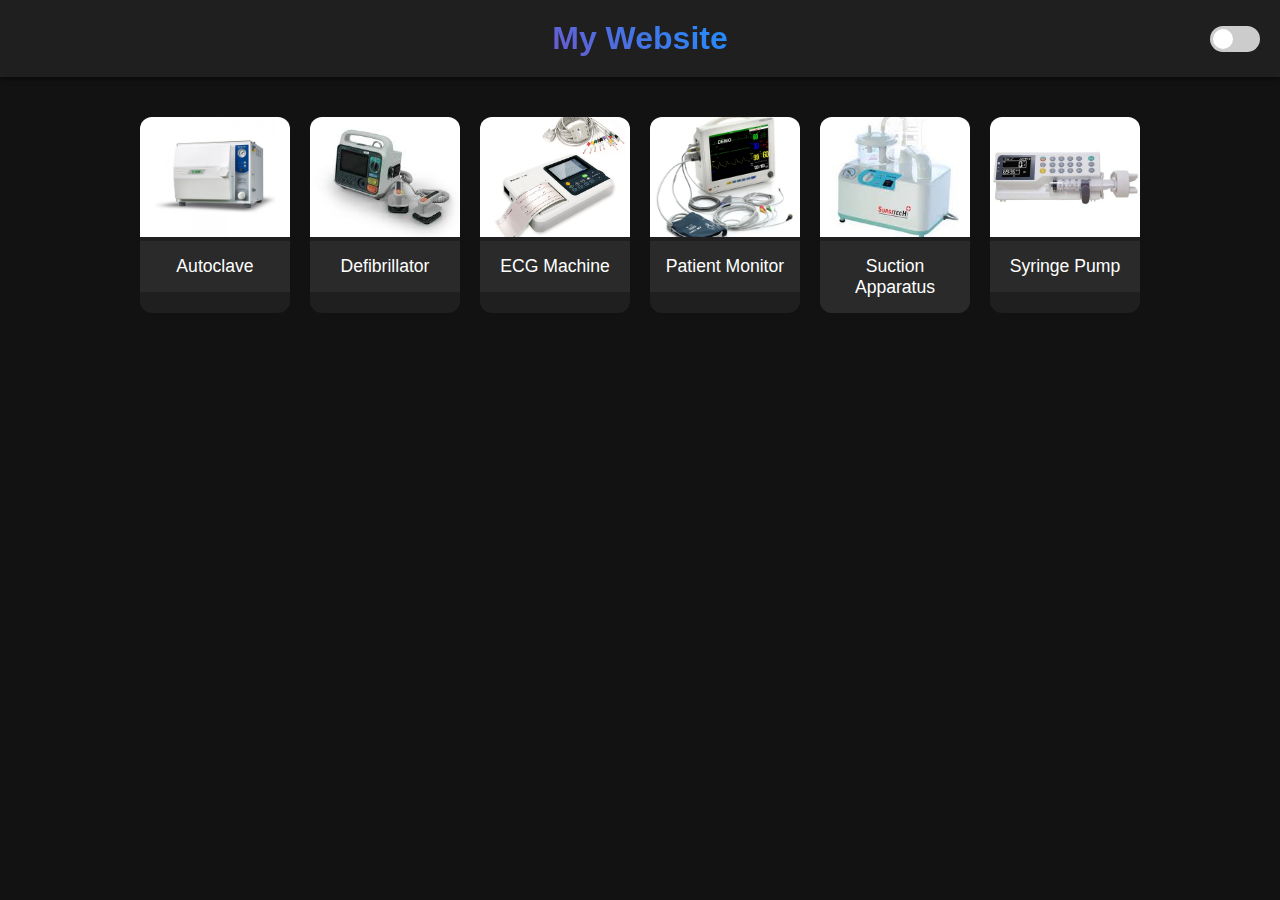
<file: index.html>
<!DOCTYPE html>
<html lang="en">
<head>
  <meta charset="UTF-8">
  <meta name="viewport" content="width=device-width, initial-scale=1.0">
  <title>Text Only</title>
  <style>
    /* Base styles (light mode by default) */
    body {
      margin: 0;
      font-family: Arial, sans-serif;
      background-color: #ffffff;
      color: #000000;
      text-align: center;
      transition: background 0.3s, color 0.3s;
    }

    header {
      padding: 20px;
      background-color: #f1f1f1;
      box-shadow: 0 2px 5px rgba(0,0,0,0.2);
      display: flex;
      justify-content: center;
      align-items: center;
      position: relative;
    }

    h1 {
      margin: 0;
      font-size: 2em;
      background: linear-gradient(45deg, #6a5acd, #1e90ff);
      -webkit-background-clip: text;
      -webkit-text-fill-color: transparent;
    }

    /* Dark mode */
    body.dark {
      background-color: #121212;
      color: #ffffff;
    }

    body.dark header {
      background-color: #1f1f1f;
      box-shadow: 0 2px 5px rgba(0,0,0,0.5);
    }

    /* Toggle switch (top-right corner) */
    .toggle-wrapper {
      position: absolute;
      right: 20px;
    }

    .switch {
      position: relative;
      display: inline-block;
      width: 50px;
      height: 26px;
    }

    .switch input {
      opacity: 0;
      width: 0;
      height: 0;
    }

    .slider {
      position: absolute;
      cursor: pointer;
      top: 0;
      left: 0;
      right: 0;
      bottom: 0;
      background-color: #ccc;
      transition: .4s;
      border-radius: 26px;
    }

    .slider:before {
      position: absolute;
      content: "";
      height: 20px;
      width: 20px;
      left: 3px;
      bottom: 3px;
      background-color: white;
      transition: .4s;
      border-radius: 50%;
    }

    input:checked + .slider {
      background: linear-gradient(45deg, #6a5acd, #1e90ff);
    }

    input:checked + .slider:before {
      transform: translateX(24px);
    }

    /* Button grid */
    .button-container {
      display: grid;
      grid-template-columns: repeat(auto-fit, minmax(150px, 1fr));
      gap: 20px;
      padding: 40px;
      max-width: 1000px;
      margin: auto;
    }

    .button-card {
      background-color: #f1f1f1;
      border-radius: 12px;
      overflow: hidden;
      transition: transform 0.2s, box-shadow 0.2s, background 0.3s;
      cursor: pointer;
      text-decoration: none;
      color: black;
    }

    .button-card:hover {
      transform: translateY(-5px);
      box-shadow: 0 5px 15px rgba(106, 90, 205, 0.6);
    }

    .button-card img {
      width: 100%;
      height: 120px;
      object-fit: cover;
    }

    .button-card p {
      padding: 15px;
      margin: 0;
      font-size: 1.1em;
      background-color: #eaeaea;
      transition: background 0.3s;
    }

    /* Dark mode for cards */
    body.dark .button-card {
      background-color: #1f1f1f;
      color: white;
    }

    body.dark .button-card p {
      background-color: #2a2a2a;
    }
  </style>
</head>
<body class="dark">
  <header>
    <h1>My Website</h1>
    <div class="toggle-wrapper">
      <label class="switch">
        <input type="checkbox" id="toggleDark">
        <span class="slider"></span>
      </label>
    </div>
  </header>

  <div class="button-container">
    <a href="autoclave.html" class="button-card">
      <img src="Autoclave.jpg" alt="Button 1">
      <p>Autoclave</p>
    </a>
    <a href="defibrillator.html" class="button-card">
      <img src="Defibrillator.jpeg" alt="Button 2">
      <p>Defibrillator</p>
    </a>
    <a href="ecg.html" class="button-card">
      <img src="ECG Machine.webp" alt="Button 3">
      <p>ECG Machine</p>
    </a>
    <a href="patient_monitor.html" class="button-card">
      <img src="Patient Monitor.webp" alt="Button 4">
      <p>Patient Monitor</p>
    </a>
    <a href="suction_apparatus.html" class="button-card">
      <img src="Suction Apparatus.jpeg" alt="Button 5">
      <p>Suction Apparatus</p>
    </a>
    <a href="syringe_pump.html" class="button-card">
      <img src="Syringe Pump.jpg" alt="Button 6">
      <p>Syringe Pump</p>
    </a>
  </div>

  <script>
    const toggle = document.getElementById("toggleDark");
    const body = document.body;

    // Load saved mode
    if (localStorage.getItem("dark-mode") === "enabled") {
      body.classList.add("dark");
      toggle.checked = true;
    }

    toggle.addEventListener("change", () => {
      body.classList.toggle("dark");

      if (body.classList.contains("dark")) {
        localStorage.setItem("dark-mode", "enabled");
      } else {
        localStorage.setItem("dark-mode", "disabled");
      }
    });
  </script>
</body>
</html>
</file>
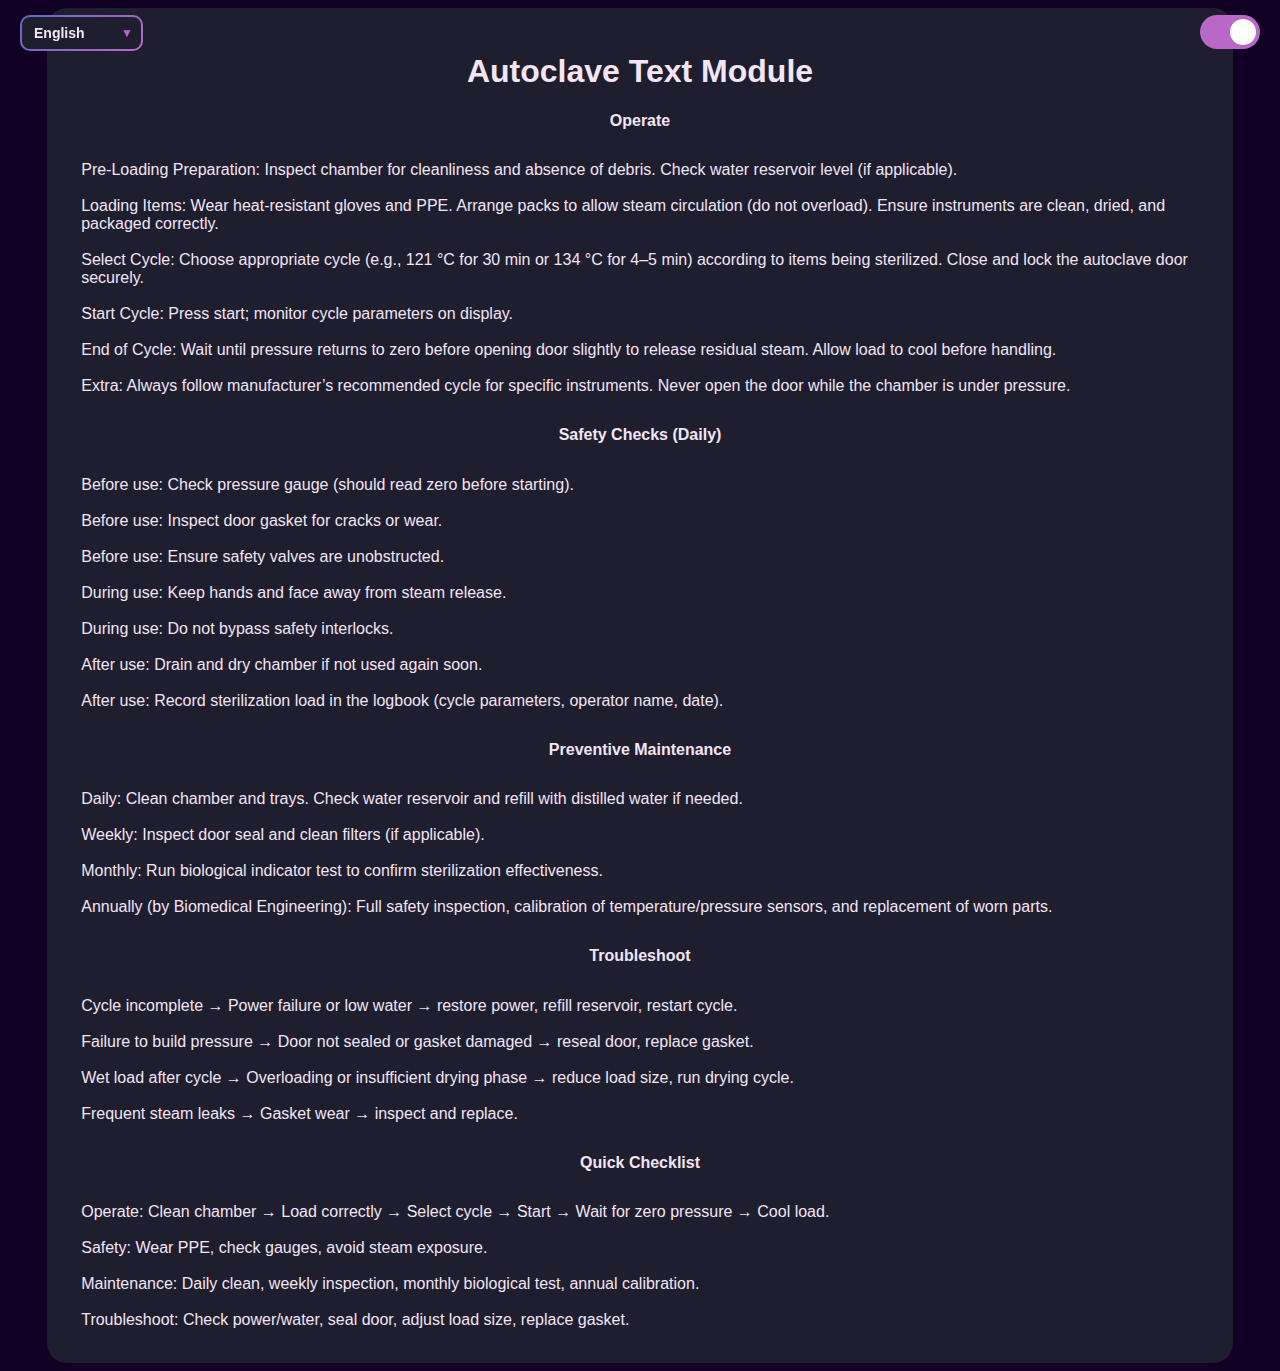
<file: autoclave.html>
<!DOCTYPE html>
<html>
  <head>
    <title>Autoclave Text Only</title>
    <meta charset="UTF-8">
    <meta name="viewport" content="width=device-width, initial-scale=1.0">
    <style>
      body {
        background-color: #f5f5ff;
        color: #1a237e;
        transition: background 0.4s, color 0.4s;
        font-family: Arial, sans-serif;
      }
      .card {
        width: 90%;
        border-radius: 20px;
        padding: 20px;
        background: #fff;
        position: relative;
        border: 4px solid transparent;
        background-clip: padding-box;
        text-align: left;
      }
      .card::before {
        content: "";
        position: absolute;
        inset: 0;
        border-radius: inherit;
        padding: 4px;
        background: linear-gradient(135deg, #42a5f5, #ab47bc);
        -webkit-mask: linear-gradient(#fff 0 0) content-box, linear-gradient(#fff 0 0);
        -webkit-mask-composite: xor;
        mask-composite: exclude;
        z-index: -1;
      }
      h1, h4 { text-align: center; }
      p { text-align: left; padding: 10px; margin: 0; }

      /* Dark mode */
      body.dark { background-color: #120024; color: #f3e5f5; }
      body.dark .card { background: #1e1e2f; color: #f3e5f5; }
      body.dark .card::before { background: linear-gradient(135deg, #5c6bc0, #ba68c8); }

      /* Dark-mode toggle */
      .switch {
        position: fixed;
        top: 15px;
        right: 20px;
        width: 60px; height: 34px;
        z-index: 1000;
      }
      .switch input { display: none; }
      .slider {
        position: absolute;
        inset: 0;
        cursor: pointer;
        background-color: #90caf9;
        transition: 0.4s;
        border-radius: 34px;
      }
      .slider:before {
        content: "";
        position: absolute;
        height: 26px; width: 26px;
        left: 4px; bottom: 4px;
        background-color: white;
        transition: 0.4s;
        border-radius: 50%;
      }
      input:checked + .slider { background-color: #ba68c8; }
      input:checked + .slider:before { transform: translateX(26px); }

      /* Language dropdown wrapper + custom arrow */
      .language-select-wrapper {
        position: fixed;
        top: 15px;
        left: 20px;
        z-index: 1000;
        display: inline-block;
      }
      .language-select-wrapper::after {
        content: "▼";
        position: absolute;
        right: 10px;               /* arrow spacing */
        top: 50%;
        transform: translateY(-50%);
        pointer-events: none;
        color: #ab47bc;
        font-size: 12px;
      }
      body.dark .language-select-wrapper::after { color: #ba68c8; }

      /* Styled language dropdown */
      .language-select {
        padding: 8px 56px 8px 12px; /* extra right padding for arrow */
        font-size: 14px;
        font-weight: 600;
        border-radius: 10px;
        border: 2px solid transparent;
        background-color: #fff;
        color: #1a237e;
        cursor: pointer;
        outline: none;
        appearance: none; /* hide native arrow */
        background-image: linear-gradient(#fff, #fff),
                          linear-gradient(135deg, #42a5f5, #ab47bc);
        background-origin: border-box;
        background-clip: padding-box, border-box;
      }
      .language-select:hover {
        background-image: linear-gradient(#f5f5ff, #f5f5ff),
                          linear-gradient(135deg, #42a5f5, #ab47bc);
      }
      body.dark .language-select {
        background-image: linear-gradient(#1e1e2f, #1e1e2f),
                          linear-gradient(135deg, #5c6bc0, #ba68c8);
        color: #f3e5f5;
      }
      body.dark .language-select:hover {
        background-image: linear-gradient(#2a2a3f, #2a2a3f),
                          linear-gradient(135deg, #5c6bc0, #ba68c8);
      }

      .lang { display: none; }
    </style>
  </head>
  <body class="dark">
    <!-- Dark mode toggle -->
    <label class="switch">
      <input type="checkbox" id="modeToggle" checked>
      <span class="slider"></span>
    </label>

    <!-- Language selector -->
    <div class="language-select-wrapper">
      <select id="languageSelect" class="language-select">
        <option value="English">English</option>
        <option value="Sinhala">Sinhala</option>
        <option value="Tamil">Tamil</option>
      </select>
    </div>

    <center>
      <div class="card">
        <h1>Autoclave Text Module</h1>

        <!-- OPERATE -->
        <h4>Operate</h4>
        <p>
          <span class="lang English">Pre-Loading Preparation: Inspect chamber for cleanliness and absence of debris. Check water reservoir level (if applicable).</span>
          <span class="lang Sinhala">Pre-Loading සූදානම: Chamber පිරිසිදුද, කඩදාසි/ සුන්බුන් වැනි අපද්‍රව්‍ය නොමැතිද පරීක්ෂා කරන්න. (අදාළ නම්) water reservoir මට්ටම බලන්න.</span>
          <span class="lang Tamil">Pre-Loading தயாரிப்பு: Chamber சுத்தமாகவும் debris இன்றி உள்ளதா பாருங்கள். (தேவையெனில்) water reservoir அளவைச் சரிபார்க்கவும்.</span><br><br>

          <span class="lang English">Loading Items: Wear heat-resistant gloves and PPE. Arrange packs to allow steam circulation (do not overload). Ensure instruments are clean, dried, and packaged correctly.</span>
          <span class="lang Sinhala">Loading: Heat-resistant gloves සහ PPE ඇඳින්න. Steam circulation උදව් වන පරිදි packs අතර ඉඩ තිබෙන ලෙස සකස් කරන්න (overload නොකරන්න). Instruments පිරිසිදු, වියළි, සහ නිවැරදිව package කර ඇති බව තහවුරු කරන්න.</span>
          <span class="lang Tamil">Loading: Heat-resistant gloves மற்றும் PPE அணியவும். Steam circulation க்கு இடமளிப்பதற்கு packs இடைவெளியுடன் அமைக்கவும் (overload செய்ய வேண்டாம்). Instruments சுத்தம், உலர்வு, சரியான packaging உறுதி செய்யவும்.</span><br><br>

          <span class="lang English">Select Cycle: Choose appropriate cycle (e.g., 121 °C for 30 min or 134 °C for 4–5 min) according to items being sterilized. Close and lock the autoclave door securely.</span>
          <span class="lang Sinhala">Cycle තේරීම: item අනුව සුදුසු cycle තෝරන්න (උදා., 121°C මිනිත්තු 30 හෝ 134°C මිනිත්තු 4–5). Autoclave door වසා securely lock කරන්න.</span>
          <span class="lang Tamil">Cycle தேர்வு: பொருட்களுக்கு ஏற்ப சரியான cycle ஐத் தேர்ந்தெடுக்கவும் (எ.கா., 121°C 30 நிமிடம் அல்லது 134°C 4–5 நிமிடம்). Autoclave door ஐ நன்றாக மூடி lock செய்யவும்.</span><br><br>

          <span class="lang English">Start Cycle: Press start; monitor cycle parameters on display.</span>
          <span class="lang Sinhala">Start Cycle: Start ඔබා display මත cycle parameters නිරීක්ෂණය කරන්න.</span>
          <span class="lang Tamil">Start Cycle: Start ஐ அழுத்தி display இல் cycle parameters ஐ கண்காணிக்கவும்.</span><br><br>

          <span class="lang English">End of Cycle: Wait until pressure returns to zero before opening door slightly to release residual steam. Allow load to cool before handling.</span>
          <span class="lang Sinhala">Cycle අවසානයේ: Pressure zero වෙලා යන තෙක් බලා සිටින්න; එවිට දොර ටිකක් විවෘත කර ඉතිරි steam නිදහස් කරන්න. Load සෑහෙන පමණ සිසිල්වූ පසු පමණක් හසුරුවන්න.</span>
          <span class="lang Tamil">Cycle முடிவில்: Pressure zero ஆகும் வரை காத்திருங்கள்; பின்னர் door ஐ சிறிது திறந்து மீதமுள்ள steam ஐ வெளியிடவும். Load குளிர்ந்த பின் மட்டுமே கையாளவும்.</span><br><br>

          <span class="lang English">Extra: Always follow manufacturer’s recommended cycle for specific instruments. Never open the door while the chamber is under pressure.</span>
          <span class="lang Sinhala">අමතර: විශේෂ උපකරණ සඳහා නිෂ්පාදකයාගේ recommended cycle අනුගමනය කරන්න. Chamber පීඩනය යටතේ සිටින විට දොර කිසිවිටෙකත් විවෘත නොකරන්න.</span>
          <span class="lang Tamil">கூடுதல்: குறிப்பிட்ட கருவிகளுக்கு உற்பத்தியாளர் பரிந்துரைக்கும் cycle ஐ எப்போதும் பின்பற்றவும். Chamber அழுத்தத்தில் இருக்கும் போது door ஐ ஒருபோதும் திறக்க வேண்டாம்.</span>
        </p>

        <!-- SAFETY CHECKS -->
        <h4>Safety Checks (Daily)</h4>
        <p>
          <span class="lang English">Before use: Check pressure gauge (should read zero before starting).</span>
          <span class="lang Sinhala">භාවිතයට පෙර: Pressure gauge පරීක්ෂා කරන්න (ආරම්භ කිරීමට පෙර zero දර්ශනය විය යුතුය).</span>
          <span class="lang Tamil">பயன்பாட்டிற்கு முன்: Pressure gauge ஐச் சரிபார்க்கவும் (தொடங்கும் முன் zero ஆக இருக்க வேண்டும்).</span><br><br>

          <span class="lang English">Before use: Inspect door gasket for cracks or wear.</span>
          <span class="lang Sinhala">භාවිතයට පෙර: Door gasket හි කැඩීම් හෝ ගෙවීම් තිබේදැයි බලන්න.</span>
          <span class="lang Tamil">பயன்பாட்டிற்கு முன்: Door gasket இல் பிளவுகள் அல்லது kulippu உள்ளதா பாருங்கள்.</span><br><br>

          <span class="lang English">Before use: Ensure safety valves are unobstructed.</span>
          <span class="lang Sinhala">භාවිතයට පෙර: Safety valves අවහිරවී නොමැති බව තහවුරු කරන්න.</span>
          <span class="lang Tamil">பயன்பாட்டிற்கு முன்: Safety valves தடையின்றி உள்ளதா உறுதி செய்யவும்.</span><br><br>

          <span class="lang English">During use: Keep hands and face away from steam release.</span>
          <span class="lang Sinhala">භාවිතයේදී: Steam release තැනට අත් සහ මුව නැගෙනව නොතබන්න.</span>
          <span class="lang Tamil">பயன்பாட்டின் போது: Steam release இடத்திலிருந்து கைகளையும் முகத்தையும் விலக்கி வைத்திருங்கள்.</span><br><br>

          <span class="lang English">During use: Do not bypass safety interlocks.</span>
          <span class="lang Sinhala">භාවිතයේදී: Safety interlocks bypass නොකරන්න.</span>
          <span class="lang Tamil">பயன்பாட்டின் போது: Safety interlocks ஐ bypass செய்ய வேண்டாம்.</span><br><br>

          <span class="lang English">After use: Drain and dry chamber if not used again soon.</span>
          <span class="lang Sinhala">භාවිතයෙන් පසු: ඉක්මනින් භාවිතා නොකලහොත් chamber හි ජලය බස යාමට සලස්වන්න, වියළි කර තබන්න.</span>
          <span class="lang Tamil">பயன்பாட்டிற்கு பின்: உடனடி பயன்பாடு இல்லையெனில் chamber ஐ drain செய்து உலர்த்தி வைக்கவும்.</span><br><br>

          <span class="lang English">After use: Record sterilization load in the logbook (cycle parameters, operator name, date).</span>
          <span class="lang Sinhala">භාවිතයෙන් පසු: Sterilization load logbook එකේ ලියා තබන්න (cycle parameters, operator name, date).</span>
          <span class="lang Tamil">பயன்பாட்டிற்கு பின்: Sterilization load ஐ logbook இல் பதிவு செய்யவும் (cycle parameters, operator name, date).</span>
        </p>

        <!-- PREVENTIVE MAINTENANCE -->
        <h4>Preventive Maintenance</h4>
        <p>
          <span class="lang English">Daily: Clean chamber and trays. Check water reservoir and refill with distilled water if needed.</span>
          <span class="lang Sinhala">දිනපතා: Chamber සහ trays පිරිසිදු කරන්න. Water reservoir පරීක්ෂා කර අවශ්‍ය නම් distilled water පුරවන්න.</span>
          <span class="lang Tamil">தினசரி: Chamber மற்றும் trays ஐ சுத்தம் செய்யவும். Water reservoir ஐச் சரிபார்த்து தேவையெனில் distilled water நிரப்பவும்.</span><br><br>

          <span class="lang English">Weekly: Inspect door seal and clean filters (if applicable).</span>
          <span class="lang Sinhala">සතිපතා: Door seal පරීක්ෂා කර filters (අදාළ නම්) පිරිසිදු කරන්න.</span>
          <span class="lang Tamil">வாராந்திரம்: Door seal ஐ பரிசோதித்து filters (தேவையெனில்) ஐ சுத்தம் செய்யவும்.</span><br><br>

          <span class="lang English">Monthly: Run biological indicator test to confirm sterilization effectiveness.</span>
          <span class="lang Sinhala">මාසිකව: Sterilization සාර්ථකත්වය තහවුරු කිරීමට biological indicator test ධාවනය කරන්න.</span>
          <span class="lang Tamil">மாதந்தோறும்: Sterilization பயன்மிக்கதைக் உறுதி செய்ய biological indicator test செய்யவும்.</span><br><br>

          <span class="lang English">Annually (by Biomedical Engineering): Full safety inspection, calibration of temperature/pressure sensors, and replacement of worn parts.</span>
          <span class="lang Sinhala">වාර්ෂිකව (Biomedical Engineering විසින්): සම්පූර්ණ safety inspection, temperature/pressure sensors calibration, හා ගෙවූ parts මාරු කිරීම සිදු කර ගන්න.</span>
          <span class="lang Tamil">ஆண்டுதோறும் (Biomedical Engineering): முழு safety inspection, temperature/pressure sensors calibration, மற்றும் kulippu ஆன parts மாற்றுதல்.</span>
        </p>

        <!-- TROUBLESHOOT -->
        <h4>Troubleshoot</h4>
        <p>
          <span class="lang English">Cycle incomplete → Power failure or low water → restore power, refill reservoir, restart cycle.</span>
          <span class="lang Sinhala">Cycle අසම්පූර්ණ → Power failure හෝ low water → power නැවත ලබා දී reservoir පුරවා cycle නැවත ආරම්භ කරන්න.</span>
          <span class="lang Tamil">Cycle முழுமையில்லை → Power failure அல்லது low water → power ஐ மீட்டெடுத்து reservoir நிரப்பி cycle ஐ மீண்டும் தொடங்கவும்.</span><br><br>

          <span class="lang English">Failure to build pressure → Door not sealed or gasket damaged → reseal door, replace gasket.</span>
          <span class="lang Sinhala">Pressure නැංවීමට අසමත් → Door හොඳින් seal නොවීම හෝ gasket කැඩී තිබීම → door නැවත seal කර gasket මාරු කරන්න.</span>
          <span class="lang Tamil">Pressure உயரவில்லை → Door seal சரியில்லை அல்லது gasket சேதமடைந்தது → door ஐ மீண்டும் seal செய்து gasket ஐ மாற்றவும்.</span><br><br>

          <span class="lang English">Wet load after cycle → Overloading or insufficient drying phase → reduce load size, run drying cycle.</span>
          <span class="lang Sinhala">Cycle නතර වීමෙන් පසු wet load → Overloading හෝ drying phase ප්‍රමාණවත් නොවීම → load අඩු කර drying cycle ධාවනය කරන්න.</span>
          <span class="lang Tamil">Cycle க்கு பின் load ஈரமாக உள்ளது → Overloading அல்லது drying phase போதாமை → load அளவை குறைத்து drying cycle ஐ இயக்கவும்.</span><br><br>

          <span class="lang English">Frequent steam leaks → Gasket wear → inspect and replace.</span>
          <span class="lang Sinhala">නිතර steam leaks → Gasket ගෙවීම් → පරීක්ෂා කර මාරු කරන්න.</span>
          <span class="lang Tamil">அடிக்கடி steam leaks → Gasket kulippu → பரிசோதித்து மாற்றவும்.</span>
        </p>

        <!-- QUICK CHECKLIST -->
        <h4>Quick Checklist</h4>
        <p>
          <span class="lang English">Operate: Clean chamber → Load correctly → Select cycle → Start → Wait for zero pressure → Cool load.</span>
          <span class="lang Sinhala">Operate: Chamber පිරිසිදු → නිවැරදිව load → Cycle තෝරන්න → Start → Pressure zero දක්වා බලා සිටින්න → Load සිසිල් කරන්න.</span>
          <span class="lang Tamil">Operate: Chamber clean → சரியாக load → Cycle தேர்வு → Start → Zero pressure வரை காத்திரு → Load குளிர்.</span><br><br>

          <span class="lang English">Safety: Wear PPE, check gauges, avoid steam exposure.</span>
          <span class="lang Sinhala">Safety: PPE ඇඳින්න, gauges පරීක්ෂා කරන්න, වාෂ්පයට නිරාවරණය වීමෙන් වලකින්න.</span>
          <span class="lang Tamil">Safety: PPE அணியவும், gauges ஐச் சரிபார்க்கவும், steam க்கு நேரடி வெளிப்பாடு தவிர்க்கவும்.</span><br><br>

          <span class="lang English">Maintenance: Daily clean, weekly inspection, monthly biological test, annual calibration.</span>
          <span class="lang Sinhala">Maintenance: දෛනික පිරිසිදු, සතිපතා පරීක්ෂාව, මාසික biological test, වාර්ෂික calibration.</span>
          <span class="lang Tamil">Maintenance: தினசரி சுத்தம், வாராந்திர பரிசோதனை, மாதாந்திர biological test, ஆண்டு calibration.</span><br><br>

          <span class="lang English">Troubleshoot: Check power/water, seal door, adjust load size, replace gasket.</span>
          <span class="lang Sinhala">Troubleshoot: Power/water පරීක්ෂා කරන්න, door seal කරන්න, load size සීරු මරු කරන්න, gasket මාරු කරන්න.</span>
          <span class="lang Tamil">Troubleshoot: Power/water ஐச் சரிபார், door ஐ seal செய், load size ஐச் சரிசெய், gasket ஐ மாற்று.</span>
        </p>
      </div>
    </center>

    <script>
      // Dark mode toggle
      const toggle = document.getElementById('modeToggle');
      toggle.addEventListener('change', () => {
        document.body.classList.toggle('dark', toggle.checked);
      });

      // Language selector
      const languageSelect = document.getElementById('languageSelect');
      const allLangs = document.querySelectorAll('.lang');
      function updateLanguage() {
        const selected = languageSelect.value;
        allLangs.forEach(el => {
          el.style.display = el.classList.contains(selected) ? 'inline' : 'none';
        });
      }
      languageSelect.addEventListener('change', updateLanguage);
      updateLanguage(); // default shows English (first option)
    </script>
  </body>
</html>
</file>
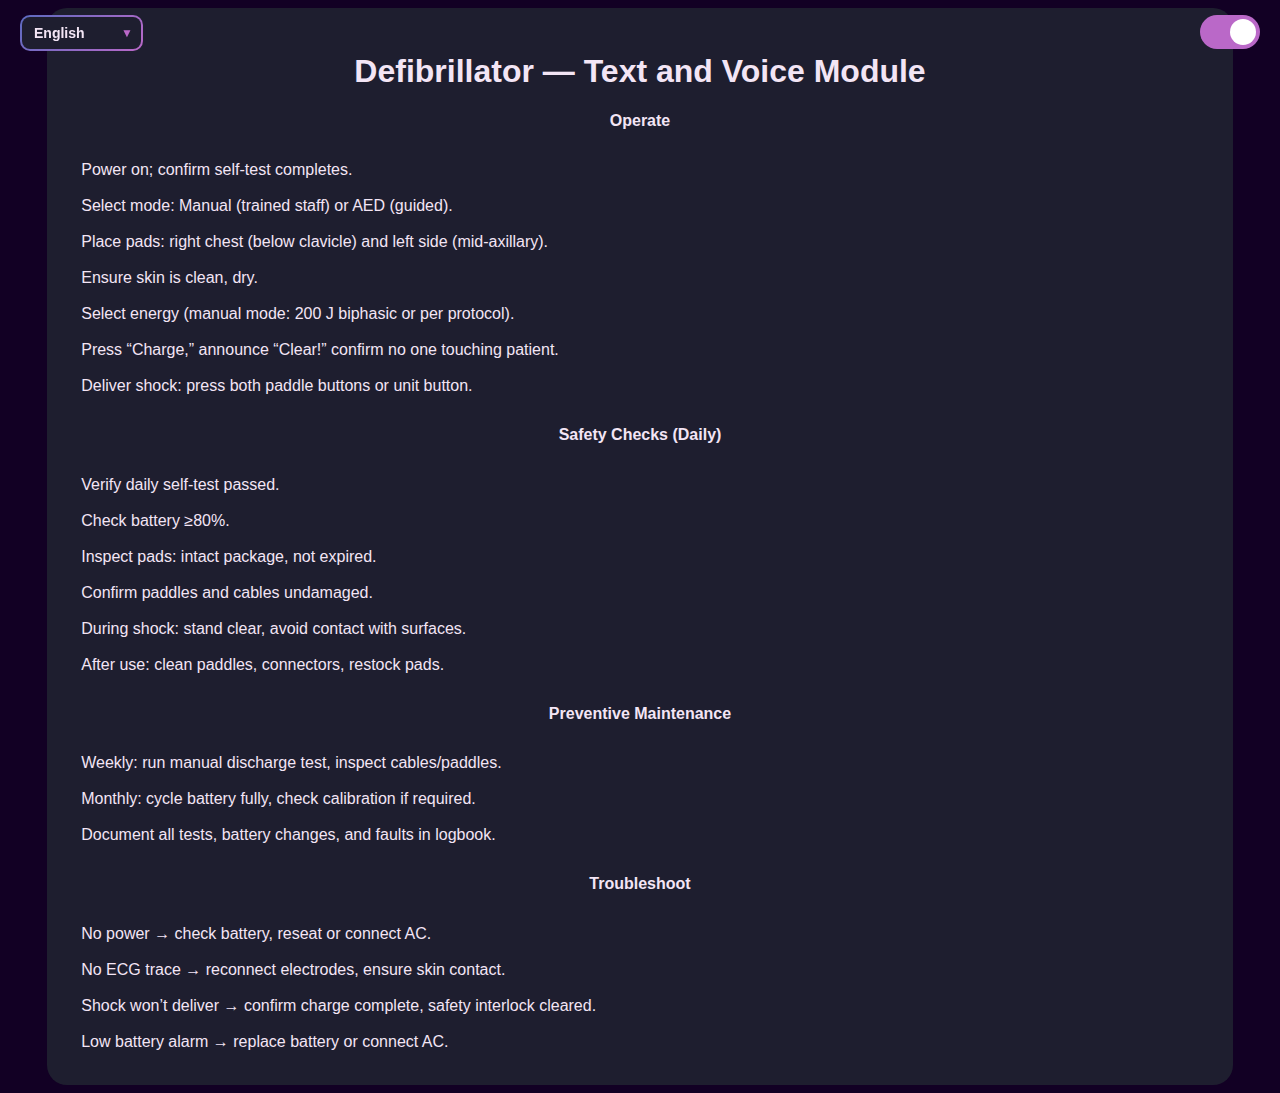
<file: defibrillator.html>
<!DOCTYPE html>
<html>
  <head>
    <title>Defibrillator Text and Voice</title>
    <meta charset="UTF-8">
    <meta name="viewport" content="width=device-width, initial-scale=1.0">
    <style>
      body {
        background-color: #f5f5ff;
        color: #1a237e;
        transition: background 0.4s, color 0.4s;
        font-family: Arial, sans-serif;
      }
      .card {
        width: 90%;
        border-radius: 20px;
        padding: 20px;
        background: #fff;
        position: relative;
        border: 4px solid transparent;
        background-clip: padding-box;
        text-align: left;
      }
      .card::before {
        content: "";
        position: absolute;
        inset: 0;
        border-radius: inherit;
        padding: 4px;
        background: linear-gradient(135deg, #42a5f5, #ab47bc);
        -webkit-mask: linear-gradient(#fff 0 0) content-box, linear-gradient(#fff 0 0);
        -webkit-mask-composite: xor;
        mask-composite: exclude;
        z-index: -1;
      }
      h1, h4 { text-align: center; }
      p { text-align: left; padding: 10px; margin: 0; }

      /* Dark mode */
      body.dark { background-color: #120024; color: #f3e5f5; }
      body.dark .card { background: #1e1e2f; color: #f3e5f5; }
      body.dark .card::before { background: linear-gradient(135deg, #5c6bc0, #ba68c8); }

      /* Dark-mode toggle */
      .switch {
        position: fixed;
        top: 15px;
        right: 20px;
        width: 60px; height: 34px;
        z-index: 1000;
      }
      .switch input { display: none; }
      .slider {
        position: absolute;
        inset: 0;
        cursor: pointer;
        background-color: #90caf9;
        transition: 0.4s;
        border-radius: 34px;
      }
      .slider:before {
        content: "";
        position: absolute;
        height: 26px; width: 26px;
        left: 4px; bottom: 4px;
        background-color: white;
        transition: 0.4s;
        border-radius: 50%;
      }
      input:checked + .slider { background-color: #ba68c8; }
      input:checked + .slider:before { transform: translateX(26px); }

      /* Language dropdown wrapper + custom arrow */
      .language-select-wrapper {
        position: fixed;
        top: 15px;
        left: 20px;
        z-index: 1000;
        display: inline-block;
      }
      .language-select-wrapper::after {
        content: "▼";
        position: absolute;
        right: 10px;
        top: 50%;
        transform: translateY(-50%);
        pointer-events: none;
        color: #ab47bc;
        font-size: 12px;
      }
      body.dark .language-select-wrapper::after { color: #ba68c8; }

      /* Styled language dropdown */
      .language-select {
        padding: 8px 56px 8px 12px;
        font-size: 14px;
        font-weight: 600;
        border-radius: 10px;
        border: 2px solid transparent;
        background-color: #fff;
        color: #1a237e;
        cursor: pointer;
        outline: none;
        appearance: none;
        background-image: linear-gradient(#fff, #fff),
                          linear-gradient(135deg, #42a5f5, #ab47bc);
        background-origin: border-box;
        background-clip: padding-box, border-box;
      }
      .language-select:hover {
        background-image: linear-gradient(#f5f5ff, #f5f5ff),
                          linear-gradient(135deg, #42a5f5, #ab47bc);
      }
      body.dark .language-select {
        background-image: linear-gradient(#1e1e2f, #1e1e2f),
                          linear-gradient(135deg, #5c6bc0, #ba68c8);
        color: #f3e5f5;
      }
      body.dark .language-select:hover {
        background-image: linear-gradient(#2a2a3f, #2a2a3f),
                          linear-gradient(135deg, #5c6bc0, #ba68c8);
      }

      .lang { display: none; }

      /* Normalize option colors (light mode) */
      .language-select option {
        background-color: #ffffff;
        color: #1a237e;
      }
      .language-select option:hover,
      .language-select option:checked {
        background-color: #e8f0ff;
        color: #1a237e;
      }
      body.dark .language-select option {
        background-color: #1e1e2f;
        color: #f3e5f5;
      }
      body.dark .language-select option:hover,
      body.dark .language-select option:checked {
        background-color: #2a2a3f;
        color: #f3e5f5;
      }
      .language-select { color-scheme: light dark; }
    </style>
  </head>
  <body class="dark">
    <!-- Dark mode toggle -->
    <label class="switch">
      <input type="checkbox" id="modeToggle" checked>
      <span class="slider"></span>
    </label>

    <!-- Language selector -->
    <div class="language-select-wrapper">
      <select id="languageSelect" class="language-select">
        <option value="English">English</option>
        <option value="Sinhala">Sinhala</option>
        <option value="Tamil">Tamil</option>
      </select>
    </div>

    <center>
      <div class="card">
        <h1>Defibrillator — Text and Voice Module</h1>
        <h4>Operate</h4>
<p>
  <span class="lang English">Power on; confirm self-test completes.</span>
<span class="lang Sinhala">Power on කරන්න; self-test සම්පූර්ණවී ඇති බව තහවුරු කරන්න.</span>
<span class="lang Tamil">Power on செய்யவும்; self-test முடிந்ததை உறுதிப்படுத்தவும்.</span><br><br>
  <span class="lang English">Select mode: Manual (trained staff) or AED (guided).</span>
<span class="lang Sinhala">Mode තෝරන්න: Manual (පුහුණු කාර්ය මණ්ඩලය සඳහා) හෝ AED (guided mode).</span>
<span class="lang Tamil">Mode தேர்வு: Manual (பயிற்சி பெற்ற ஊழியர்கள்) அல்லது AED (guided).</span><br><br>
  <span class="lang English">Place pads: right chest (below clavicle) and left side (mid-axillary).</span>
<span class="lang Sinhala">Pads තැබීම: දකුණු පපුවේ (clavicle යට) සහ වම් පැත්තේ mid-axillary line.</span>
<span class="lang Tamil">Pads வைக்கவும்: வலது மார்பு (clavicle கீழ்) மற்றும் இடது பக்கம் (mid-axillary line).</span><br><br>
  <span class="lang English">Ensure skin is clean, dry.</span>
<span class="lang Sinhala">සම පිරිසිදු සහ වියලි බව තහවුරු කරන්න.</span>
<span class="lang Tamil">சருமம் சுத்தமாகவும் வறண்டதாகவும் இருப்பதை உறுதி செய்யவும்.</span><br><br>
  <span class="lang English">Select energy (manual mode: 200 J biphasic or per protocol).</span>
<span class="lang Sinhala">Energy තෝරන්න (Manual mode: 200 J biphasic හෝ hospital protocol අනුව).</span>
<span class="lang Tamil">Energy தேர்வு: Manual mode இல் 200 J biphasic அல்லது hospital protocol படி.</span><br><br>
  <span class="lang English">Press “Charge,” announce “Clear!” confirm no one touching patient.</span>
<span class="lang Sinhala">“Charge” button ඔබන්න, “Clear!” කිසිවෙකු රෝගියා ස්පර්ශ නොකරන බව තහවුරු කරන්න.</span>
<span class="lang Tamil">“Charge” அழுத்தவும், “Clear!” என்று அறிவிக்கவும், நோயாளியை யாரும் தொடாததை உறுதி செய்யவும்.</span><br><br>
  <span class="lang English">Deliver shock: press both paddle buttons or unit button.</span>
<span class="lang Sinhala">Shock ලබා දෙන්න: paddle buttons දෙකම හෝ unit button ඔබන්න.</span>
<span class="lang Tamil">Shock வழங்கவும்: paddle buttons அல்லது unit button அழுத்தவும்.</span>
</p>
<h4>Safety Checks (Daily)</h4>
<p>
  <span class="lang English">Verify daily self-test passed.</span>
<span class="lang Sinhala">දිනපතා self-test සම්පූර්ණ වී ඇති බව තහවුරු කරන්න.</span>
<span class="lang Tamil">தினசரி self-test முடிந்ததை உறுதி செய்யவும்.</span><br><br>
  <span class="lang English">Check battery ≥80%.</span>
<span class="lang Sinhala">Battery ≥80% පරීක්ෂා කරන්න.</span>
<span class="lang Tamil">Battery ≥80% சரிபார்க்கவும்.</span><br><br>
  <span class="lang English">Inspect pads: intact package, not expired.</span>
<span class="lang Sinhala">Pads intact වීම සහ කල් ඉකුත් වී නොමැති බව පරීක්ෂා කරන්න.</span>
<span class="lang Tamil">Pads intact மற்றும் காலாவதி ஆகவில்லை என்பதை உறுதி செய்யவும்.</span><br><br>
  <span class="lang English">Confirm paddles and cables undamaged.</span>
<span class="lang Sinhala">Paddles සහ cables හානි වී නොමැති බව තහවුරු කරන්න.</span>
<span class="lang Tamil">Paddles மற்றும் cables சேதமடையாமல் இருப்பதை உறுதி செய்யவும்.</span><br><br>
  <span class="lang English">During shock: stand clear, avoid contact with surfaces.</span>
<span class="lang Sinhala">Shock කම්පනය අතරතුර:  මතුපිට ස්පර්ශ වීමෙන් වළකින්න..</span>
<span class="lang Tamil">Shock போது: தெளிவாக நிற்கவும், மேற்பரப்புகளுடன் தொடர்பைத் தவிர்க்கவும்.</span><br><br>
  <span class="lang English">After use: clean paddles, connectors, restock pads.</span>
<span class="lang Sinhala">භාවිතයෙන් පසු: paddles, connectors පිරිසිදු කර pads නැවත තබන්න.</span>
<span class="lang Tamil">பயன்பாட்டிற்குப் பிறகு: paddles, connectors சுத்தம் செய்து pads மீண்டும் வைக்கவும்.</span>
</p>
<h4>Preventive Maintenance</h4>
<p>
  <span class="lang English">Weekly: run manual discharge test, inspect cables/paddles.</span>
<span class="lang Sinhala">සතිපතා: manual discharge test ක්‍රියාත්මක කරන්න, cables/paddles පරීක්ෂා කරන්න.</span>
<span class="lang Tamil">வாராந்திரம்: manual discharge test இயக்கி cables/paddles பரிசோதிக்கவும்.</span><br><br>
  <span class="lang English">Monthly: cycle battery fully, check calibration if required.</span>
<span class="lang Sinhala">මාසිකව: battery සම්පූර්ණයෙන් cycle කරන්න, අවශ්‍ය නම් calibration පරීක්ෂා කරන්න.</span>
<span class="lang Tamil">மாதாந்திரம்: battery முழுமையாக cycle செய்து தேவையானால் calibration சரிபார்க்கவும்.</span><br><br>
  <span class="lang English">Document all tests, battery changes, and faults in logbook.</span>
<span class="lang Sinhala">සියලුම tests, battery වෙනස්කම් සහ දෝෂ logbook එකේ ලියන්න.</span>
<span class="lang Tamil">அனைத்து tests, battery மாற்றங்கள் மற்றும் faults logbook இல் பதிவு செய்யவும்.</span>
</p>
<h4>Troubleshoot</h4>
<p>
  <span class="lang English">No power → check battery, reseat or connect AC.</span>
<span class="lang Sinhala">Power නැත්නම් → battery පරීක්ෂා කරන්න, නැවත සවි කරන්න හෝ AC විදුලි සැපයුමට සම්බන්ධ කරන්න.</span>
<span class="lang Tamil">Power இல்லையெனில் → battery சரிபார்க்கவும், மீண்டும் பொருத்தவும் அல்லது AC இணைக்கவும்.</span><br><br>
  <span class="lang English">No ECG trace → reconnect electrodes, ensure skin contact.</span>
<span class="lang Sinhala">ECG trace නැත්නම් → electrodes නැවත සම්බන්ධ කරන්න, සම touch හොඳින් තියෙනවාද බලන්න.</span>
<span class="lang Tamil">ECG trace இல்லையெனில் → electrodes மீண்டும் இணைக்கவும், skin contact உறுதி செய்யவும்.</span><br><br>
  <span class="lang English">Shock won’t deliver → confirm charge complete, safety interlock cleared.</span>
<span class="lang Sinhala">Shock deliver නොවන්නේ නම් → Charge සම්පූර්ණවී ඇති බව සහ safety interlock remove වී ඇති බව බලන්න.</span>
<span class="lang Tamil">Shock deliver ஆகவில்லை என்றால் → Charge முடிந்தது, safety interlock நீக்கப்பட்டது என்பதை உறுதி செய்யவும்.</span><br><br>
  <span class="lang English">Low battery alarm → replace battery or connect AC.</span>
<span class="lang Sinhala">Low battery alarm → battery මාරු කරන්න හෝ AC සම්බන්ධ කරන්න.</span>
<span class="lang Tamil">Low battery alarm → battery மாற்றவும் அல்லது AC இணைக்கவும்.</span>
</p>

      </div>
    </center>

    <script>
      // Dark mode toggle
      const toggle = document.getElementById('modeToggle');
      toggle.addEventListener('change', () => {
        document.body.classList.toggle('dark', toggle.checked);
      });

      // Language selector
      const languageSelect = document.getElementById('languageSelect');
      const allLangs = () => document.querySelectorAll('.lang');
      function updateLanguage() {
        const selected = languageSelect.value;
        allLangs().forEach(el => {
          el.style.display = el.classList.contains(selected) ? 'inline' : 'none';
        });
      }
      languageSelect.addEventListener('change', updateLanguage);
      updateLanguage(); // show English by default
    </script>
  </body>
</html>
</file>
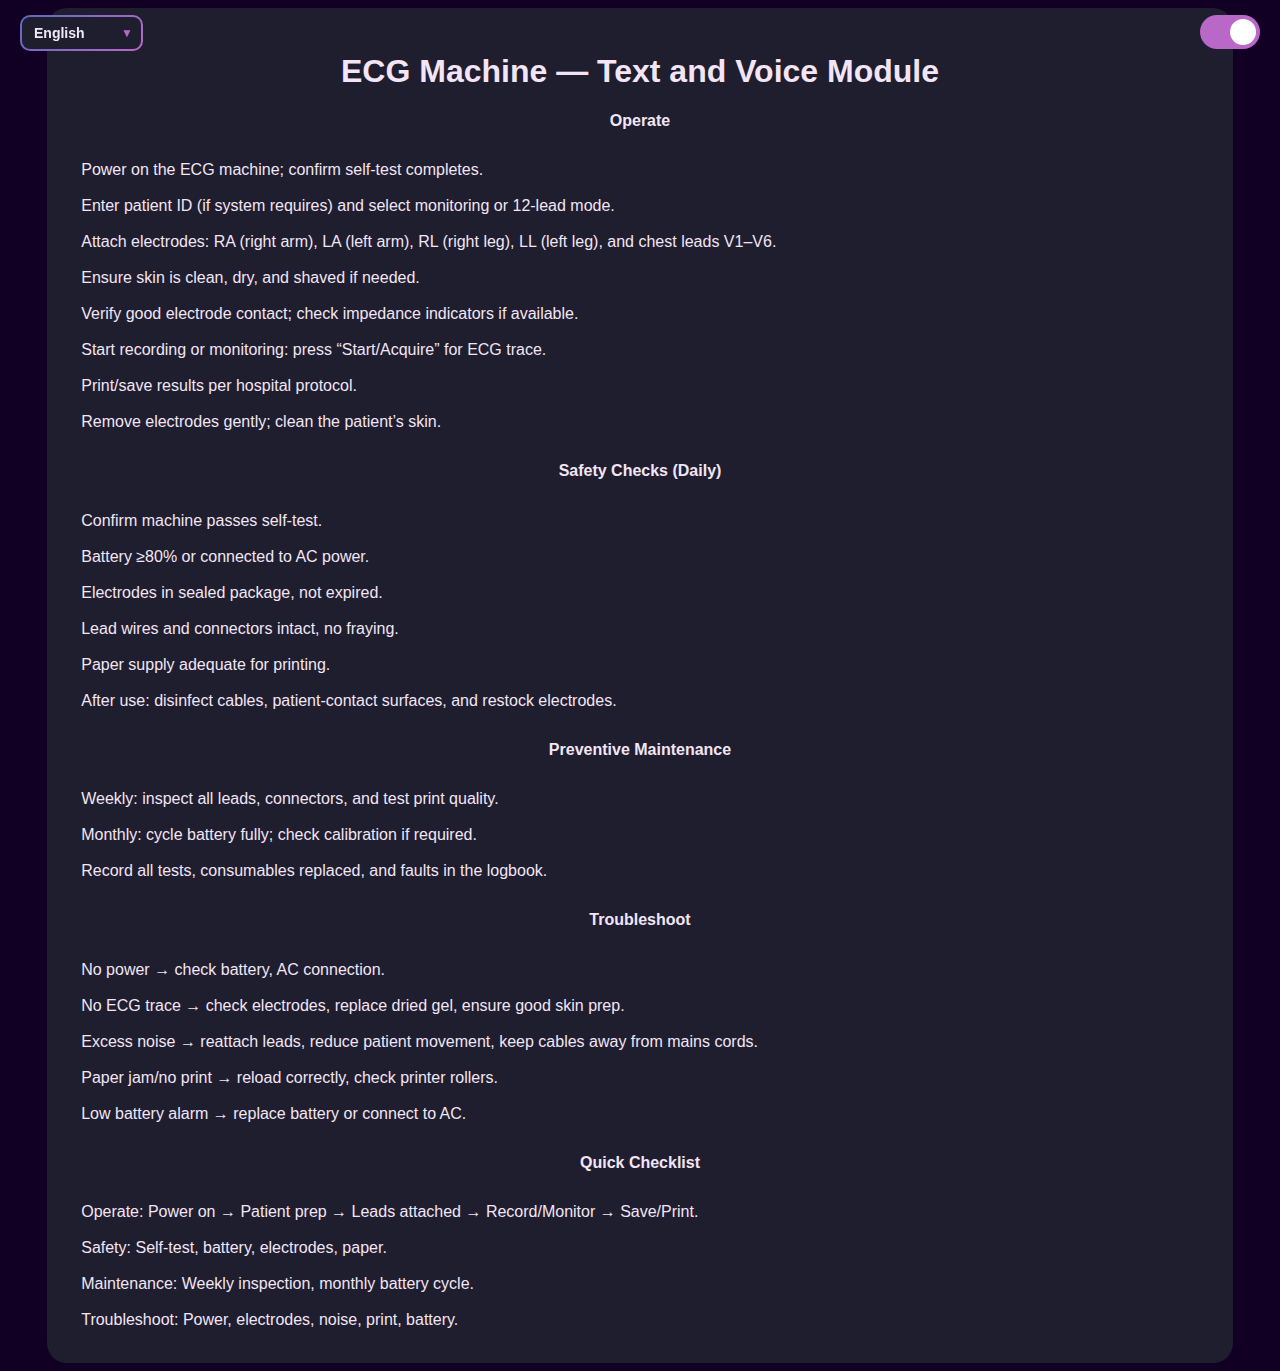
<file: ecg.html>
<!DOCTYPE html>
<html>
  <head>
    <title>ECG Machine Text and Voice</title>
    <meta charset="UTF-8">
    <meta name="viewport" content="width=device-width, initial-scale=1.0">
    <style>
      body {
        background-color: #f5f5ff;
        color: #1a237e;
        transition: background 0.4s, color 0.4s;
        font-family: Arial, sans-serif;
      }
      .card {
        width: 90%;
        border-radius: 20px;
        padding: 20px;
        background: #fff;
        position: relative;
        border: 4px solid transparent;
        background-clip: padding-box;
        text-align: left;
      }
      .card::before {
        content: "";
        position: absolute;
        inset: 0;
        border-radius: inherit;
        padding: 4px;
        background: linear-gradient(135deg, #42a5f5, #ab47bc);
        -webkit-mask: linear-gradient(#fff 0 0) content-box, linear-gradient(#fff 0 0);
        -webkit-mask-composite: xor;
        mask-composite: exclude;
        z-index: -1;
      }
      h1, h4 { text-align: center; }
      p { text-align: left; padding: 10px; margin: 0; }

      /* Dark mode */
      body.dark { background-color: #120024; color: #f3e5f5; }
      body.dark .card { background: #1e1e2f; color: #f3e5f5; }
      body.dark .card::before { background: linear-gradient(135deg, #5c6bc0, #ba68c8); }

      /* Dark-mode toggle */
      .switch {
        position: fixed;
        top: 15px;
        right: 20px;
        width: 60px; height: 34px;
        z-index: 1000;
      }
      .switch input { display: none; }
      .slider {
        position: absolute;
        inset: 0;
        cursor: pointer;
        background-color: #90caf9;
        transition: 0.4s;
        border-radius: 34px;
      }
      .slider:before {
        content: "";
        position: absolute;
        height: 26px; width: 26px;
        left: 4px; bottom: 4px;
        background-color: white;
        transition: 0.4s;
        border-radius: 50%;
      }
      input:checked + .slider { background-color: #ba68c8; }
      input:checked + .slider:before { transform: translateX(26px); }

      /* Language dropdown wrapper + custom arrow */
      .language-select-wrapper {
        position: fixed;
        top: 15px;
        left: 20px;
        z-index: 1000;
        display: inline-block;
      }
      .language-select-wrapper::after {
        content: "▼";
        position: absolute;
        right: 10px;
        top: 50%;
        transform: translateY(-50%);
        pointer-events: none;
        color: #ab47bc;
        font-size: 12px;
      }
      body.dark .language-select-wrapper::after { color: #ba68c8; }

      /* Styled language dropdown */
      .language-select {
        padding: 8px 56px 8px 12px;
        font-size: 14px;
        font-weight: 600;
        border-radius: 10px;
        border: 2px solid transparent;
        background-color: #fff;
        color: #1a237e;
        cursor: pointer;
        outline: none;
        appearance: none;
        background-image: linear-gradient(#fff, #fff),
                          linear-gradient(135deg, #42a5f5, #ab47bc);
        background-origin: border-box;
        background-clip: padding-box, border-box;
      }
      .language-select:hover {
        background-image: linear-gradient(#f5f5ff, #f5f5ff),
                          linear-gradient(135deg, #42a5f5, #ab47bc);
      }
      body.dark .language-select {
        background-image: linear-gradient(#1e1e2f, #1e1e2f),
                          linear-gradient(135deg, #5c6bc0, #ba68c8);
        color: #f3e5f5;
      }
      body.dark .language-select:hover {
        background-image: linear-gradient(#2a2a3f, #2a2a3f),
                          linear-gradient(135deg, #5c6bc0, #ba68c8);
      }

      .lang { display: none; }

      /* Normalize option colors (light mode) */
      .language-select option {
        background-color: #ffffff;
        color: #1a237e;
      }
      .language-select option:hover,
      .language-select option:checked {
        background-color: #e8f0ff;
        color: #1a237e;
      }
      body.dark .language-select option {
        background-color: #1e1e2f;
        color: #f3e5f5;
      }
      body.dark .language-select option:hover,
      body.dark .language-select option:checked {
        background-color: #2a2a3f;
        color: #f3e5f5;
      }
      .language-select { color-scheme: light dark; }
    </style>
  </head>
  <body class="dark">
    <!-- Dark mode toggle -->
    <label class="switch">
      <input type="checkbox" id="modeToggle" checked>
      <span class="slider"></span>
    </label>

    <!-- Language selector -->
    <div class="language-select-wrapper">
      <select id="languageSelect" class="language-select">
        <option value="English">English</option>
        <option value="Sinhala">Sinhala</option>
        <option value="Tamil">Tamil</option>
      </select>
    </div>

    <center>
      <div class="card">
        <h1>ECG Machine — Text and Voice Module</h1>
        <h4>Operate</h4>
<p>
  <span class="lang English">Power on the ECG machine; confirm self‑test completes.</span>
<span class="lang Sinhala">ECG machine Power on කරන්න; self‑test සම්පූර්ණවී ඇති බව තහවුරු කරන්න.</span>
<span class="lang Tamil">ECG machine Power on செய்யவும்; self‑test முடிந்ததை உறுதிப்படுத்தவும்.</span><br><br>
  <span class="lang English">Enter patient ID (if system requires) and select monitoring or 12‑lead mode.</span>
<span class="lang Sinhala">පද්ධතිය අවශ්‍ය නම් patient ID ඇතුල් කර monitoring හෝ 12‑lead mode තෝරන්න.</span>
<span class="lang Tamil">அமைப்பு கேட்டால் patient ID உள்ளிட்டு monitoring அல்லது 12‑lead mode ஐ தேர்ந்தெடுக்கவும்.</span><br><br>
  <span class="lang English">Attach electrodes: RA (right arm), LA (left arm), RL (right leg), LL (left leg), and chest leads V1–V6.</span>
<span class="lang Sinhala">Electrodes ඉලෙක්ට්‍රෝඩ අමුණන්න: RA (දකුණු අත), LA (වම් අත), RL (දකුණු පාදය), LL (වම් පාදය), සහ chest electrode V1–V6..</span>
<span class="lang Tamil">Electrodes பொருத்தவும்: RA (வலது கை), LA (இடது கை), RL (வலது கால்), LL (இடது கால்), மற்றும் மார்பு V1–V6 leads.</span><br><br>
  <span class="lang English">Ensure skin is clean, dry, and shaved if needed.</span>
<span class="lang Sinhala">සම පිරිසිදු, වියලි, අවශ්‍ය නම් shave කර තිබේදැයි බලන්න.</span>
<span class="lang Tamil">தோல் சுத்தமாகவும் வறண்டதாகவும், தேவையெனில் shave செய்யப்பட்டிருக்க வேண்டும்.</span><br><br>
  <span class="lang English">Verify good electrode contact; check impedance indicators if available.</span>
<span class="lang Sinhala">Electrode contact හොඳින් ඇති බව තහවුරු කරන්න; තිබේ නම් impedance indicators පරීක්ෂා කරන්න.</span>
<span class="lang Tamil">Electrode contact நன்றாக உள்ளதா உறுதிப்படுத்தவும்; கிடைத்தால் impedance indicators ஐச் சரிபார்க்கவும்.</span><br><br>
  <span class="lang English">Start recording or monitoring: press “Start/Acquire” for ECG trace.</span>
<span class="lang Sinhala">Recording හෝ monitoring ආරම්භ කරන්න: ECG trace සඳහා “Start/Acquire” ඔබන්න.</span>
<span class="lang Tamil">Recording அல்லது monitoring தொடங்கவும்: ECG trace க்காக “Start/Acquire” ஐ அழுத்தவும்.</span><br><br>
  <span class="lang English">Print/save results per hospital protocol.</span>
<span class="lang Sinhala">Hospital protocol අනුව ප්‍රතිඵල print/ save කරන්න.</span>
<span class="lang Tamil">Hospital protocol படி முடிவுகளை print/ save செய்யவும்.</span><br><br>
  <span class="lang English">Remove electrodes gently; clean the patient’s skin.</span>
<span class="lang Sinhala">Electrodes මෘදු ලෙස ඉවත් කර රෝගියාගේ සම පිරිසිදු කරන්න.</span>
<span class="lang Tamil">Electrodes ஐ மெதுவாக அகற்றி நோயாளியின் தோலை சுத்தம் செய்யவும்.</span>
</p>
<h4>Safety Checks (Daily)</h4>
<p>
  <span class="lang English">Confirm machine passes self‑test.</span>
<span class="lang Sinhala">Machine self‑test සම්පූර්ණ/සමත් වී ඇති බව තහවුරු කරන්න.</span>
<span class="lang Tamil">Machine self‑test வெற்றி பெற்றதா உறுதிப்படுத்தவும்.</span><br><br>
  <span class="lang English">Battery ≥80% or connected to AC power.</span>
<span class="lang Sinhala">Battery ≥80%ද, නැත්නම් AC power සම්බන්ධ කර තිබේදැයි බලන්න.</span>
<span class="lang Tamil">Battery ≥80% அல்லது AC power இணைக்கப்பட்டிருப்பதை உறுதி செய்யவும்.</span><br><br>
  <span class="lang English">Electrodes in sealed package, not expired.</span>
<span class="lang Sinhala">Electrodes මුද්‍රිත පැකේජයක තිබේද, කල් ඉකුත් වී නැද්ද බලන්න.</span>
<span class="lang Tamil">Electrodes சீல் செய்யப்பட்ட தொகுப்பில் உள்ளனவா, காலாவதி ஆகவில்லையா எனப் பார்க்கவும்.</span><br><br>
  <span class="lang English">Lead wires and connectors intact, no fraying.</span>
<span class="lang Sinhala">Lead wires සහ connectors සම්පූර්ණයි; ගැට ගැසී තිබේද බලන්න​බලන්න.</span>
<span class="lang Tamil">Lead wires மற்றும் connectors முழுமையாக உள்ளனவா; கிழிவுகள் இல்லையா எனச் சரிபார்க்கவும்.</span><br><br>
  <span class="lang English">Paper supply adequate for printing.</span>
<span class="lang Sinhala">Print කිරීම සඳහා paper ප්‍රමාණය ප්‍රමාණවත්ද බලන්න.</span>
<span class="lang Tamil">Print செய்ய paper போதுமானதா எனச் சரிபார்க்கவும்.</span><br><br>
  <span class="lang English">After use: disinfect cables, patient‑contact surfaces, and restock electrodes.</span>
<span class="lang Sinhala">භාවිතයෙන් පසු: cables සහ රෝගියා සම්බන්ධ වූ මතුපිටවල් disinfect කර electrodes නැවත තැබීමට සැලසුම් කරන්න.</span>
<span class="lang Tamil">பயன்பாட்டிற்கு பின்: cables மற்றும் patient‑contact surfaces ஐ disinfect செய்து electrodes ஐ மீண்டும் நிரப்பவும்.</span>
</p>
<h4>Preventive Maintenance</h4>
<p>
  <span class="lang English">Weekly: inspect all leads, connectors, and test print quality.</span>
<span class="lang Sinhala">සතිපතා: සියලු leads, connectors පරීක්ෂා කරන්න; print quality පරීක්ෂා කරන්න.</span>
<span class="lang Tamil">வாராந்திரம்: அனைத்து leads, connectors பரிசோதித்து print quality ஐச் சோதிக்கவும்.</span><br><br>
  <span class="lang English">Monthly: cycle battery fully; check calibration if required.</span>
<span class="lang Sinhala">මාසිකව: battery සම්පූර්ණයෙන් cycle කරන්න; අවශ්‍ය නම් calibration පරීක්ෂා කරන්න.</span>
<span class="lang Tamil">மாதாந்திரம்: battery முழுமையாக cycle செய்து, தேவையெனில் calibration ஐச் சரிபார்க்கவும்.</span><br><br>
  <span class="lang English">Record all tests, consumables replaced, and faults in the logbook.</span>
<span class="lang Sinhala">සියලු tests, consumables ප්‍රතිස්ථාපන සහ දෝෂ logbook එකේ ලේඛනය කරන්න.</span>
<span class="lang Tamil">அனைத்து tests, consumables மாற்றங்கள் மற்றும் faults ஐ logbook இல் பதிவு செய்யவும்.</span>
</p>
<h4>Troubleshoot</h4>
<p>
  <span class="lang English">No power → check battery, AC connection.</span>
<span class="lang Sinhala">Power නැත → battery සහ AC connection පරීක්ෂා කරන්න.</span>
<span class="lang Tamil">Power இல்லை → battery மற்றும் AC connection ஐச் சரிபார்க்கவும்.</span><br><br>
  <span class="lang English">No ECG trace → check electrodes, replace dried gel, ensure good skin prep.</span>
<span class="lang Sinhala">ECG trace නැත → electrodes පරීක්ෂා කරන්න; gel වියළී ඇත්නම් electrodes මාරු කරන්න; skin prep හොඳින් කර ඇති බව බලන්න.</span>
<span class="lang Tamil">ECG trace இல்லை → electrodes ஐச் சரிபார்க்கவும்; gel உலர்ந்திருந்தால் மாற்றவும்; skin prep சரியாக உள்ளதா உறுதி செய்யவும்.</span><br><br>
  <span class="lang English">Excess noise → reattach leads, reduce patient movement, keep cables away from mains cords.</span>
<span class="lang Sinhala">අතිරේක ශබ්දය → leads නැවත සවි කරන්න; රෝගියාගේ චලනය අඩු කරන්න; cables mains cords වලින් දුරෙහි තබන්න.</span>
<span class="lang Tamil">அதிக சத்தம் → leads ஐ மீண்டும் பொருத்தவும்; நோயாளியின் இயக்கத்தை குறைக்கவும்; cables ஐ mains cords இலிருந்து விலக்கி வைத்திருக்கவும்.</span><br><br>
  <span class="lang English">Paper jam/no print → reload correctly, check printer rollers.</span>
<span class="lang Sinhala">Paper jam/ print නොවේ → නිවැරදිව reload කර printer rollers පරීක්ෂා කරන්න.</span>
<span class="lang Tamil">Paper jam/ print இல்லை → சரியாக reload செய்து printer rollers ஐச் சரிபார்க்கவும்.</span><br><br>
  <span class="lang English">Low battery alarm → replace battery or connect to AC.</span>
<span class="lang Sinhala">Low battery alarm → battery මාරු කරන්න හෝ AC සම්බන්ධ කරන්න.</span>
<span class="lang Tamil">Low battery alarm → battery ஐ மாற்றவும் அல்லது AC ஐ இணைக்கவும்.</span>
</p>
<h4>Quick Checklist</h4>
<p>
  <span class="lang English">Operate: Power on → Patient prep → Leads attached → Record/Monitor → Save/Print.</span>
<span class="lang Sinhala">Operate: Power on → Patient prep → Leads attached → Record/Monitor → Save/Print.</span>
<span class="lang Tamil">Operate: Power on → Patient prep → Leads attached → Record/Monitor → Save/Print.</span><br><br>
  <span class="lang English">Safety: Self‑test, battery, electrodes, paper.</span>
<span class="lang Sinhala">Safety: Self‑test, battery, electrodes, paper.</span>
<span class="lang Tamil">Safety: Self‑test, battery, electrodes, paper.</span><br><br>
  <span class="lang English">Maintenance: Weekly inspection, monthly battery cycle.</span>
<span class="lang Sinhala">Maintenance: සතිපතා inspection, මාසික battery cycle.</span>
<span class="lang Tamil">Maintenance: வாராந்திர inspection, மாதாந்திர battery cycle.</span><br><br>
  <span class="lang English">Troubleshoot: Power, electrodes, noise, print, battery.</span>
<span class="lang Sinhala">Troubleshoot: Power, electrodes, noise, print, battery.</span>
<span class="lang Tamil">Troubleshoot: Power, electrodes, noise, print, battery.</span>
</p>

      </div>
    </center>

    <script>
      // Dark mode toggle
      const toggle = document.getElementById('modeToggle');
      toggle.addEventListener('change', () => {
        document.body.classList.toggle('dark', toggle.checked);
      });

      // Language selector
      const languageSelect = document.getElementById('languageSelect');
      const allLangs = () => document.querySelectorAll('.lang');
      function updateLanguage() {
        const selected = languageSelect.value;
        allLangs().forEach(el => {
          el.style.display = el.classList.contains(selected) ? 'inline' : 'none';
        });
      }
      languageSelect.addEventListener('change', updateLanguage);
      updateLanguage(); // show English by default
    </script>
  </body>
</html>
</file>
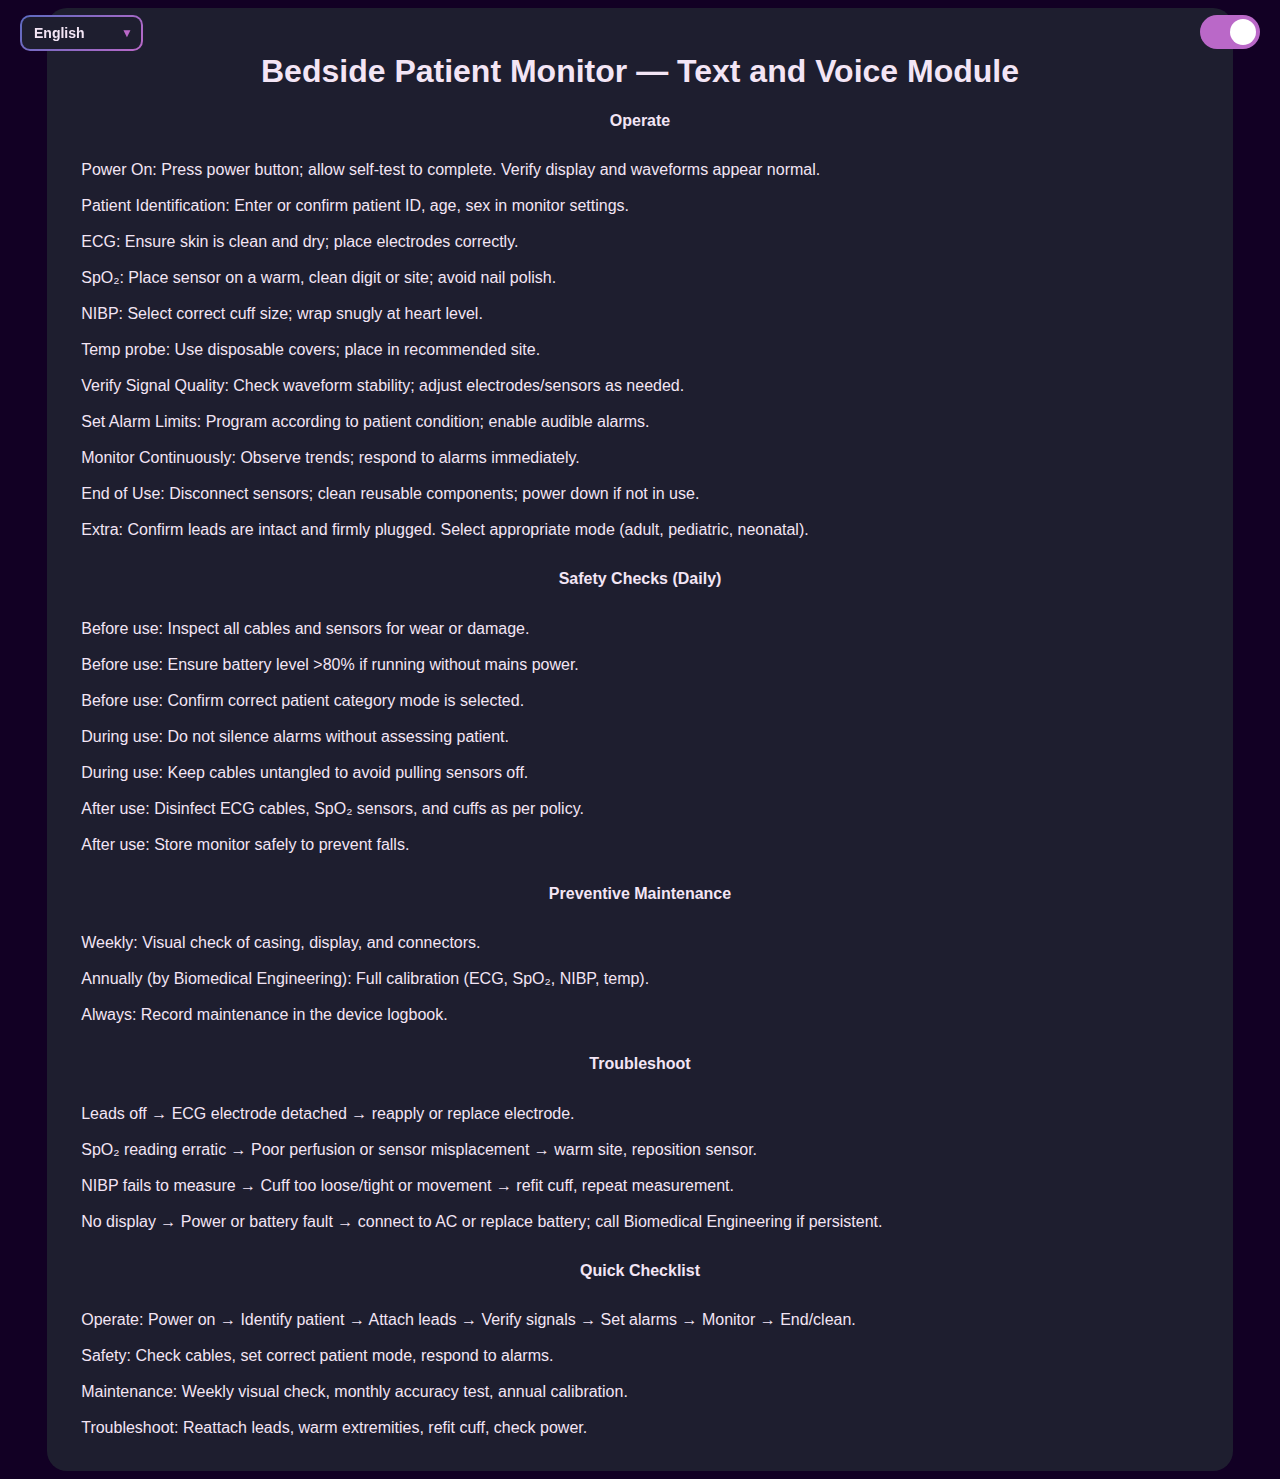
<file: patient_monitor.html>
<!DOCTYPE html>
<html>
  <head>
    <title>Bedside Patient Monitor Text and Voice</title>
    <meta charset="UTF-8">
    <meta name="viewport" content="width=device-width, initial-scale=1.0">
    <style>
      body {
        background-color: #f5f5ff;
        color: #1a237e;
        transition: background 0.4s, color 0.4s;
        font-family: Arial, sans-serif;
      }
      .card {
        width: 90%;
        border-radius: 20px;
        padding: 20px;
        background: #fff;
        position: relative;
        border: 4px solid transparent;
        background-clip: padding-box;
        text-align: left;
      }
      .card::before {
        content: "";
        position: absolute;
        inset: 0;
        border-radius: inherit;
        padding: 4px;
        background: linear-gradient(135deg, #42a5f5, #ab47bc);
        -webkit-mask: linear-gradient(#fff 0 0) content-box, linear-gradient(#fff 0 0);
        -webkit-mask-composite: xor;
        mask-composite: exclude;
        z-index: -1;
      }
      h1, h4 { text-align: center; }
      p { text-align: left; padding: 10px; margin: 0; }

      /* Dark mode */
      body.dark { background-color: #120024; color: #f3e5f5; }
      body.dark .card { background: #1e1e2f; color: #f3e5f5; }
      body.dark .card::before { background: linear-gradient(135deg, #5c6bc0, #ba68c8); }

      /* Dark-mode toggle */
      .switch {
        position: fixed;
        top: 15px;
        right: 20px;
        width: 60px; height: 34px;
        z-index: 1000;
      }
      .switch input { display: none; }
      .slider {
        position: absolute;
        inset: 0;
        cursor: pointer;
        background-color: #90caf9;
        transition: 0.4s;
        border-radius: 34px;
      }
      .slider:before {
        content: "";
        position: absolute;
        height: 26px; width: 26px;
        left: 4px; bottom: 4px;
        background-color: white;
        transition: 0.4s;
        border-radius: 50%;
      }
      input:checked + .slider { background-color: #ba68c8; }
      input:checked + .slider:before { transform: translateX(26px); }

      /* Language dropdown wrapper + custom arrow */
      .language-select-wrapper {
        position: fixed;
        top: 15px;
        left: 20px;
        z-index: 1000;
        display: inline-block;
      }
      .language-select-wrapper::after {
        content: "▼";
        position: absolute;
        right: 10px;
        top: 50%;
        transform: translateY(-50%);
        pointer-events: none;
        color: #ab47bc;
        font-size: 12px;
      }
      body.dark .language-select-wrapper::after { color: #ba68c8; }

      /* Styled language dropdown */
      .language-select {
        padding: 8px 56px 8px 12px;
        font-size: 14px;
        font-weight: 600;
        border-radius: 10px;
        border: 2px solid transparent;
        background-color: #fff;
        color: #1a237e;
        cursor: pointer;
        outline: none;
        appearance: none;
        background-image: linear-gradient(#fff, #fff),
                          linear-gradient(135deg, #42a5f5, #ab47bc);
        background-origin: border-box;
        background-clip: padding-box, border-box;
      }
      .language-select:hover {
        background-image: linear-gradient(#f5f5ff, #f5f5ff),
                          linear-gradient(135deg, #42a5f5, #ab47bc);
      }
      body.dark .language-select {
        background-image: linear-gradient(#1e1e2f, #1e1e2f),
                          linear-gradient(135deg, #5c6bc0, #ba68c8);
        color: #f3e5f5;
      }
      body.dark .language-select:hover {
        background-image: linear-gradient(#2a2a3f, #2a2a3f),
                          linear-gradient(135deg, #5c6bc0, #ba68c8);
      }

      .lang { display: none; }

      /* Normalize option colors (light mode) */
      .language-select option {
        background-color: #ffffff;
        color: #1a237e;
      }
      .language-select option:hover,
      .language-select option:checked {
        background-color: #e8f0ff;
        color: #1a237e;
      }
      body.dark .language-select option {
        background-color: #1e1e2f;
        color: #f3e5f5;
      }
      body.dark .language-select option:hover,
      body.dark .language-select option:checked {
        background-color: #2a2a3f;
        color: #f3e5f5;
      }
      .language-select { color-scheme: light dark; }
    </style>
  </head>
  <body class="dark">
    <!-- Dark mode toggle -->
    <label class="switch">
      <input type="checkbox" id="modeToggle" checked>
      <span class="slider"></span>
    </label>

    <!-- Language selector -->
    <div class="language-select-wrapper">
      <select id="languageSelect" class="language-select">
        <option value="English">English</option>
        <option value="Sinhala">Sinhala</option>
        <option value="Tamil">Tamil</option>
      </select>
    </div>

    <center>
      <div class="card">
        <h1>Bedside Patient Monitor — Text and Voice Module</h1>
        <h4>Operate</h4>
<p>
  <span class="lang English">Power On: Press power button; allow self-test to complete. Verify display and waveforms appear normal.</span>
<span class="lang Sinhala">Power button ඔබා Power on කරන්න; self-test සම්පූර්ණ වනතුරු බලා සිටින්න. Display සහ waveforms සාමාන්‍ය ලෙස පෙන්වෙනවාද තහවුරු කරන්න.</span>
<span class="lang Tamil">Power button அழுத்தி on செய்யவும்; self-test முடிவடைய அனுமதிக்கவும். Display மற்றும் waveforms வழக்கமாகத் தோன்றுகிறதா உறுதிப்படுத்தவும்.</span><br><br>
  <span class="lang English">Patient Identification: Enter or confirm patient ID, age, sex in monitor settings.</span>
<span class="lang Sinhala">Patient Identification: Monitor settings තුළ patient ID, වයස, sex ඇතුල් කරන්න හෝ තහවුරු කරන්න.</span>
<span class="lang Tamil">Patient Identification: Monitor settings இல் patient ID, வயது, sex ஐ உள்ளிடவோ அல்லது உறுதிப்படுத்தவோ செய்யவும்.</span><br><br>
  <span class="lang English">ECG: Ensure skin is clean and dry; place electrodes correctly.</span>
<span class="lang Sinhala">ECG: සම පිරිසිදු සහ වියලි බව තහවුරු කර electrodes නිවැරදිව තබන්න.</span>
<span class="lang Tamil">ECG: தோல் சுத்தமாகவும் வறண்டதாகவும் இருப்பதை உறுதி செய்து electrodes ஐ சரியாக வைக்கவும்.</span><br><br>
  <span class="lang English">SpO₂: Place sensor on a warm, clean digit or site; avoid nail polish.</span>
<span class="lang Sinhala">SpO₂: උණුසුම ඇති, පිරිසිදු ඇඟිල්ලක්/ස්ථානයක් මත sensor තබන්න; නේල් පොලීෂ් වලක්වන්න.</span>
<span class="lang Tamil">SpO₂: சூடான, சுத்தமான விரலில்/இடத்தில் sensor ஐ வைக்கவும்; nail polish ஐ தவிர்க்கவும்.</span><br><br>
  <span class="lang English">NIBP: Select correct cuff size; wrap snugly at heart level.</span>
<span class="lang Sinhala">NIBP: නිවැරදි කෆ් ප්‍රමාණය තෝරන්න; හෘද මට්ටමින් හොඳින් ඔතා ගන්න.</span>
<span class="lang Tamil">NIBP: சரியான cuff size ஐத் தேர்ந்தெடுக்கவும்; இதய மட்டத்தில் இறுக்கமாக சுற்றி பொருத்தவும்.</span><br><br>
  <span class="lang English">Temp probe: Use disposable covers; place in recommended site.</span>
<span class="lang Sinhala">Temp probe: Disposable covers භාවිතා කර නිර්දේශිත ස්ථානයේ තබන්න.</span>
<span class="lang Tamil">Temp probe: Disposable covers பயன்படுத்தி பரிந்துரைக்கப்பட்ட இடத்தில் வைக்கவும்.</span><br><br>
  <span class="lang English">Verify Signal Quality: Check waveform stability; adjust electrodes/sensors as needed.</span>
<span class="lang Sinhala">Signal Quality තහවුරු කරන්න: waveform ස්ථාවරද බලන්න; අවශ්‍ය නම් electrodes/sensors සකස් කරන්න.</span>
<span class="lang Tamil">Signal Quality ஐ உறுதிப்படுத்தவும்: waveform நிலையாக உள்ளதா பார்க்கவும்; தேவைப்பட்டால் electrodes/sensors ஐச் சரிசெய்யவும்.</span><br><br>
  <span class="lang English">Set Alarm Limits: Program according to patient condition; enable audible alarms.</span>
<span class="lang Sinhala">Alarm limits රෝගියාගේ තත්ත්වයට අනුව සකසන්න; audible alarms සක්‍රිය කරන්න.</span>
<span class="lang Tamil">Alarm limits ஐ நோயாளியின் நிலைக்கு ஏற்ப அமைத்து audible alarms ஐ இயக்கவும்.</span><br><br>
  <span class="lang English">Monitor Continuously: Observe trends; respond to alarms immediately.</span>
<span class="lang Sinhala">නිරන්තරව monitor කරන්න: trends නිරීක්ෂණය කර alarms සඳහා ඉක්මනින් ප්‍රතිචාර දිය යුතුය.</span>
<span class="lang Tamil">தொடர்ச்சியாக monitor செய்யவும்: trends ஐ கவனித்து alarms க்கு உடனடியாக பதிலளிக்கவும்.</span><br><br>
  <span class="lang English">End of Use: Disconnect sensors; clean reusable components; power down if not in use.</span>
<span class="lang Sinhala">භාවිතය අවසානයේ sensors විසන්ධි කර නැවත භාවිතා කළ හැකි කොටස් පිරිසිදු කරන්න; භාවිතයට නැතිනම් power down කරන්න.</span>
<span class="lang Tamil">பயன்பாடு முடிந்ததும் sensors ஐ துண்டித்து மீள்பயன்பாட்டு கூறுகளை சுத்தம் செய்யவும்; பயன்படுத்தாவிட்டால் power down செய்யவும்.</span><br><br>
  <span class="lang English">Extra: Confirm leads are intact and firmly plugged. Select appropriate mode (adult, pediatric, neonatal).</span>
<span class="lang Sinhala">අමතර: Leads සම්පූර්ණද සහ හොඳින් plug කර ඇතිද තහවුරු කරන්න. සුදුසු mode (adult, pediatric, neonatal) තෝරන්න.</span>
<span class="lang Tamil">கூடுதல்: Leads முழுமையாகவும் உறுதியாக plug செய்யப்பட்டுள்ளதா உறுதி செய்யவும். பொருத்தமான mode (adult, pediatric, neonatal) ஐத் தேர்வு செய்யவும்.</span>
</p>
<h4>Safety Checks (Daily)</h4>
<p>
  <span class="lang English">Before use: Inspect all cables and sensors for wear or damage.</span>
<span class="lang Sinhala">භාවිතයට පෙර: සියලු cables සහ sensors පරිහරණය/හානිය සඳහා පරීක්ෂා කරන්න.</span>
<span class="lang Tamil">பயன்பாட்டிற்கு முன்: அனைத்து cables மற்றும் sensors இல் kulippu/சேதம் உள்ளதா பார்க்கவும்.</span><br><br>
  <span class="lang English">Before use: Ensure battery level >80% if running without mains power.</span>
<span class="lang Sinhala">භාවිතයට පෙර: mains power නොමැතිනම් battery level >80% ද යන්න තහවුරු කරන්න.</span>
<span class="lang Tamil">பயன்பாட்டிற்கு முன்: mains power இன்றி ஓட்டினால் battery level >80% என்பதை உறுதிப்படுத்தவும்.</span><br><br>
  <span class="lang English">Before use: Confirm correct patient category mode is selected.</span>
<span class="lang Sinhala">භාවිතයට පෙර: නිවැරදි patient category mode තෝරා ඇතිද තහවුරු කරන්න.</span>
<span class="lang Tamil">பயன்பாட்டிற்கு முன்: சரியான patient category mode தேர்ந்தெடுக்கப்பட்டுள்ளதா உறுதி செய்யவும்.</span><br><br>
  <span class="lang English">During use: Do not silence alarms without assessing patient.</span>
<span class="lang Sinhala">භාවිතය අතරතුර: රෝගියා තක්සේරු නොකර alarm නිශ්ශබ්ද නොකරන්න.</span>
<span class="lang Tamil">பயன்பாட்டின் போது: நோயாளியை மதிப்பாய்வு செய்யாமல் alarms ஐ silence செய்ய வேண்டாம்.</span><br><br>
  <span class="lang English">During use: Keep cables untangled to avoid pulling sensors off.</span>
<span class="lang Sinhala">භාවිතයේදී: sensors ඉවත් වීම වැළැක්වීමට cables ගැටෙන සේ නොතබන්න.</span>
<span class="lang Tamil">பயன்பாட்டின் போது: sensors நீங்காமல் இருக்க cables சிக்காமல் வைத்திருக்கவும்.</span><br><br>
  <span class="lang English">After use: Disinfect ECG cables, SpO₂ sensors, and cuffs as per policy.</span>
<span class="lang Sinhala">භාවිතයෙන් පසු: ECG cables, SpO₂ sensors සහ cuffs disinfect කරන්න.</span>
<span class="lang Tamil">பயன்பாட்டிற்கு பின்: policy படி ECG cables, SpO₂ sensors மற்றும் cuffs ஐ disinfect செய்யவும்.</span><br><br>
  <span class="lang English">After use: Store monitor safely to prevent falls.</span>
<span class="lang Sinhala">භාවිතයෙන් පසු: වැටීම් නොවීමට​ monitor එක ආරක්ෂිතව ගබඩා කරන්න.</span>
<span class="lang Tamil">பயன்பாட்டிற்கு பின்: விழுதலைத் தவிர்க்க monitor ஐ பாதுகாப்பாக சேமிக்கவும்.</span>
</p>
<h4>Preventive Maintenance</h4>
<p>
  <span class="lang English">Weekly: Visual check of casing, display, and connectors.</span>
<span class="lang Sinhala">සතිපතා: casing, display සහ connectors සඳහා දෘශ්‍ය පරීක්ෂාව කරන්න.</span>
<span class="lang Tamil">வாரந்தோறும்: casing, display மற்றும் connectors க்கு visual check செய்யவும்.</span><br><br>
  <span class="lang English">Annually (by Biomedical Engineering): Full calibration (ECG, SpO₂, NIBP, temp).</span>
<span class="lang Sinhala">වාර්ෂිකව (Biomedical Engineering විසින්): සම්පූර්ණ calibration (ECG, SpO₂, NIBP, temp).</span>
<span class="lang Tamil">ஆண்டு தோறும் (Biomedical Engineering): முழு calibration (ECG, SpO₂, NIBP, temp).</span><br><br>
  <span class="lang English">Always: Record maintenance in the device logbook.</span>
<span class="lang Sinhala">සැමවිටම: maintenance device logbook එකේ ලියා තබන්න.</span>
<span class="lang Tamil">எப்போதும்: maintenance ஐ device logbook இல் பதிவு செய்யவும்.</span>
</p>
<h4>Troubleshoot</h4>
<p>
  <span class="lang English">Leads off → ECG electrode detached → reapply or replace electrode.</span>
<span class="lang Sinhala">Leads off → ECG electrode විසන්ධි වී ඇත්නම් → electrode නැවත අලවන්න හෝ නව එකක් යොදන්න.</span>
<span class="lang Tamil">Leads off → ECG electrode விடுபட்டால் → electrode ஐ மீண்டும் பொருத்தவும் அல்லது மாற்றவும்.</span><br><br>
  <span class="lang English">SpO₂ reading erratic → Poor perfusion or sensor misplacement → warm site, reposition sensor.</span>
<span class="lang Sinhala">SpO₂ reading අස්ථාවර → perfusion අඩු වීමක් හෝ sensor වැරදි ස්ථානයක් → ස්ථානය උණුසුම් කර sensor නැවත තබන්න.</span>
<span class="lang Tamil">SpO₂ வாசிப்பு சீரற்றது → perfusion குறைவு அல்லது sensor தவறான இடம் → இடத்தை சூடாக்கி sensor ஐ மறுபதினிடு செய்யவும்.</span><br><br>
  <span class="lang English">NIBP fails to measure → Cuff too loose/tight or movement → refit cuff, repeat measurement.</span>
<span class="lang Sinhala">NIBP මැනීමට අසමත් → කෆ් එක ඕනෑවට වඩා ලිහිල්/තදින් හෝ චලනය වී ඇත → කෆ් එක නැවත සවි කරන්න, නැවත මැනීම.</span>
<span class="lang Tamil">NIBP அளவிட முடியவில்லை → cuff தளர்வு/அதிக இறுக்கம் அல்லது இயக்கம் → cuff ஐ சரியாக மீண்டும் பொருத்தி அளவிடலை மீண்டும் செய்யவும்.</span><br><br>
  <span class="lang English">No display → Power or battery fault → connect to AC or replace battery; call Biomedical Engineering if persistent.</span>
<span class="lang Sinhala">Display නැත → power හෝ battery දෝෂ → AC විදුලි සැපයුමට සම්බන්ධ කරන්න හෝ battery මාරු කරන්න; දිගටම පවතිනවා නම් Biomedical Engineering යොමු කරන්න.</span>
<span class="lang Tamil">Display இல்லை → power அல்லது battery கோளாறு → AC ஐ இணைக்கவும் அல்லது battery ஐ மாற்றவும்; நீடித்தால் Biomedical Engineering ஐ அணுகவும்.</span>
</p>
<h4>Quick Checklist</h4>
<p>
  <span class="lang English">Operate: Power on → Identify patient → Attach leads → Verify signals → Set alarms → Monitor → End/clean.</span>
<span class="lang Sinhala">Operate: Power on → Patient හැඳුනුම් තහවුරු → Leads සවි → Signals තහවුරු → Alarms සැකසීම → Monitor → අවසානය/පිරිසිදු කිරීම.</span>
<span class="lang Tamil">Operate: Power on → Patient அடையாளத்தை உறுதி → Leads பொருத்தல் → Signals சரிபார்ப்பு → Alarms அமைத்தல் → Monitor → முடிவு/சுத்தம்.</span><br><br>
  <span class="lang English">Safety: Check cables, set correct patient mode, respond to alarms.</span>
<span class="lang Sinhala">Safety: Cables පරීක්ෂා කර නිවැරදි patient mode සකස් කර alarms වල​ට ප්‍රතිචාර දෙන්න.</span>
<span class="lang Tamil">Safety: Cables ஐச் சரிபார்த்து சரியான patient mode ஐ அமைத்து alarms க்கு பதிலளிக்கவும்.</span><br><br>
  <span class="lang English">Maintenance: Weekly visual check, monthly accuracy test, annual calibration.</span>
<span class="lang Sinhala">Maintenance: සතිපතා visual check, මාසික accuracy test, වාර්ෂික calibration.</span>
<span class="lang Tamil">Maintenance: வாராந்திர visual check, மாதாந்திர accuracy test, ஆண்டு calibration.</span><br><br>
  <span class="lang English">Troubleshoot: Reattach leads, warm extremities, refit cuff, check power.</span>
<span class="lang Sinhala">Troubleshoot: Leads නැවත සවි කරන්න, අවසාන කොටස් උණුසුම් කරන්න, cuff නැවත තබන්න, power පරීක්ෂා කරන්න.</span>
<span class="lang Tamil">Troubleshoot: Leads ஐ மீண்டும் பொருத்தவும், கை/கால் பகுதியை சூடாக்கவும், cuff ஐ மீண்டும் பொருத்தவும், power ஐச் சரிபார்க்கவும்.</span>
</p>

      </div>
    </center>

    <script>
      // Dark mode toggle
      const toggle = document.getElementById('modeToggle');
      toggle.addEventListener('change', () => {
        document.body.classList.toggle('dark', toggle.checked);
      });

      // Language selector
      const languageSelect = document.getElementById('languageSelect');
      const allLangs = () => document.querySelectorAll('.lang');
      function updateLanguage() {
        const selected = languageSelect.value;
        allLangs().forEach(el => {
          el.style.display = el.classList.contains(selected) ? 'inline' : 'none';
        });
      }
      languageSelect.addEventListener('change', updateLanguage);
      updateLanguage(); // show English by default
    </script>
  </body>
</html>
</file>
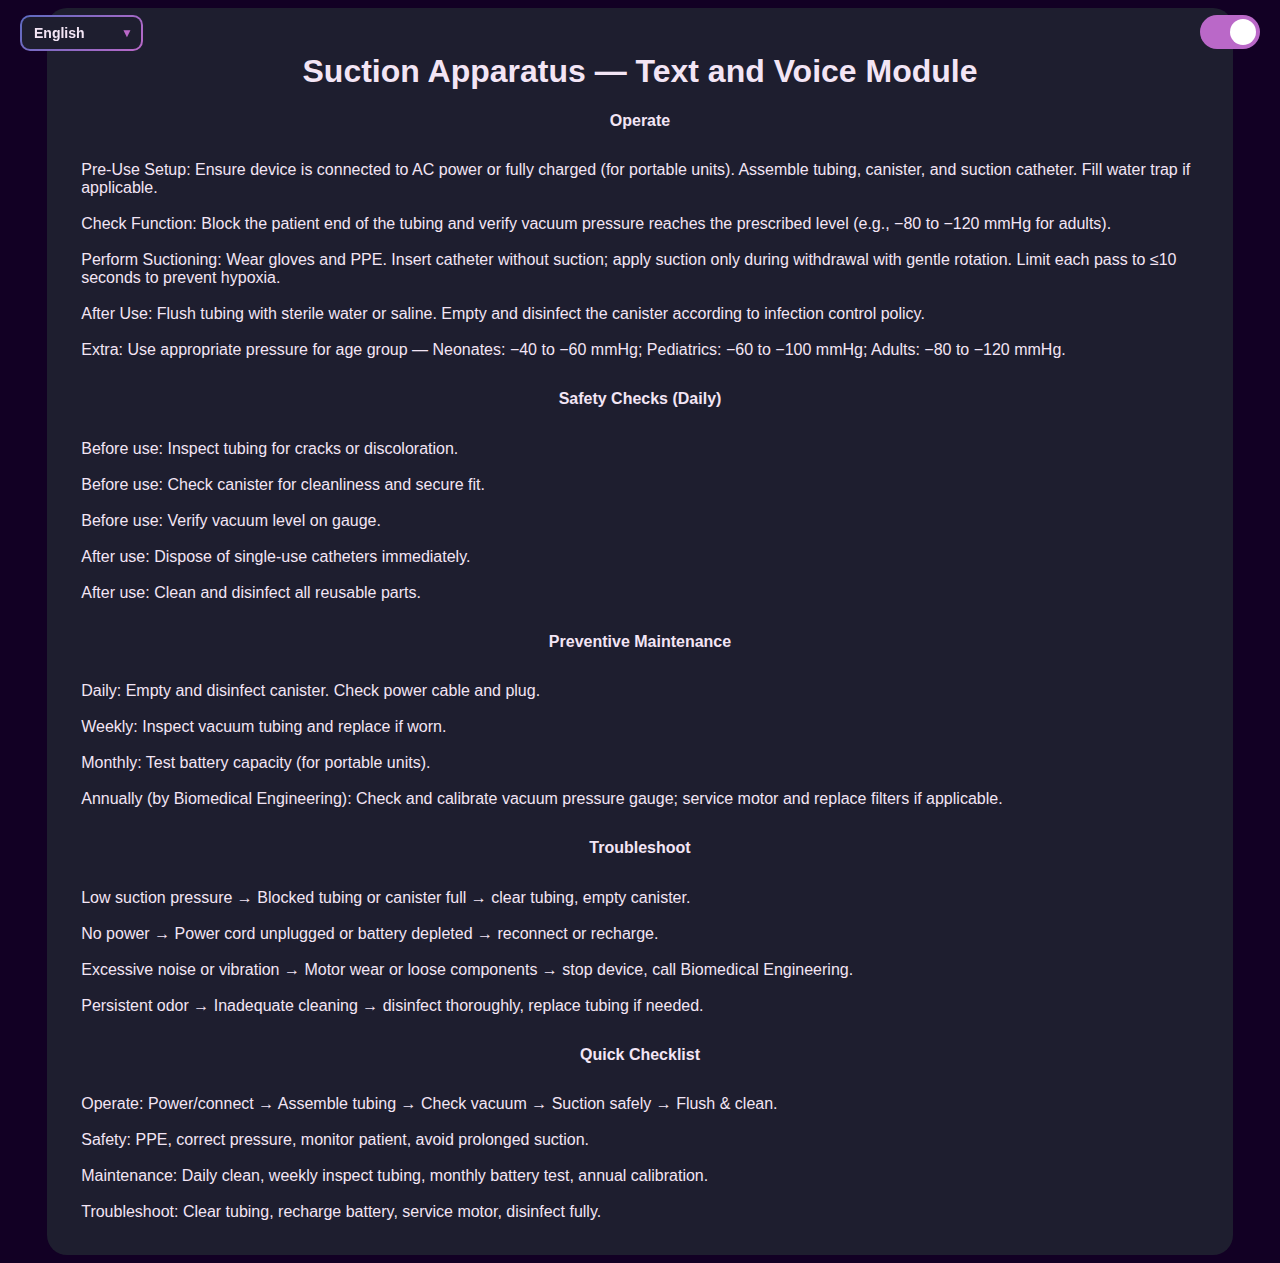
<file: suction_apparatus.html>
<!DOCTYPE html>
<html>
  <head>
    <title>Suction Apparatus Text and Voice</title>
    <meta charset="UTF-8">
    <meta name="viewport" content="width=device-width, initial-scale=1.0">
    <style>
      body {
        background-color: #f5f5ff;
        color: #1a237e;
        transition: background 0.4s, color 0.4s;
        font-family: Arial, sans-serif;
      }
      .card {
        width: 90%;
        border-radius: 20px;
        padding: 20px;
        background: #fff;
        position: relative;
        border: 4px solid transparent;
        background-clip: padding-box;
        text-align: left;
      }
      .card::before {
        content: "";
        position: absolute;
        inset: 0;
        border-radius: inherit;
        padding: 4px;
        background: linear-gradient(135deg, #42a5f5, #ab47bc);
        -webkit-mask: linear-gradient(#fff 0 0) content-box, linear-gradient(#fff 0 0);
        -webkit-mask-composite: xor;
        mask-composite: exclude;
        z-index: -1;
      }
      h1, h4 { text-align: center; }
      p { text-align: left; padding: 10px; margin: 0; }

      /* Dark mode */
      body.dark { background-color: #120024; color: #f3e5f5; }
      body.dark .card { background: #1e1e2f; color: #f3e5f5; }
      body.dark .card::before { background: linear-gradient(135deg, #5c6bc0, #ba68c8); }

      /* Dark-mode toggle */
      .switch {
        position: fixed;
        top: 15px;
        right: 20px;
        width: 60px; height: 34px;
        z-index: 1000;
      }
      .switch input { display: none; }
      .slider {
        position: absolute;
        inset: 0;
        cursor: pointer;
        background-color: #90caf9;
        transition: 0.4s;
        border-radius: 34px;
      }
      .slider:before {
        content: "";
        position: absolute;
        height: 26px; width: 26px;
        left: 4px; bottom: 4px;
        background-color: white;
        transition: 0.4s;
        border-radius: 50%;
      }
      input:checked + .slider { background-color: #ba68c8; }
      input:checked + .slider:before { transform: translateX(26px); }

      /* Language dropdown wrapper + custom arrow */
      .language-select-wrapper {
        position: fixed;
        top: 15px;
        left: 20px;
        z-index: 1000;
        display: inline-block;
      }
      .language-select-wrapper::after {
        content: "▼";
        position: absolute;
        right: 10px;
        top: 50%;
        transform: translateY(-50%);
        pointer-events: none;
        color: #ab47bc;
        font-size: 12px;
      }
      body.dark .language-select-wrapper::after { color: #ba68c8; }

      /* Styled language dropdown */
      .language-select {
        padding: 8px 56px 8px 12px;
        font-size: 14px;
        font-weight: 600;
        border-radius: 10px;
        border: 2px solid transparent;
        background-color: #fff;
        color: #1a237e;
        cursor: pointer;
        outline: none;
        appearance: none;
        background-image: linear-gradient(#fff, #fff),
                          linear-gradient(135deg, #42a5f5, #ab47bc);
        background-origin: border-box;
        background-clip: padding-box, border-box;
      }
      .language-select:hover {
        background-image: linear-gradient(#f5f5ff, #f5f5ff),
                          linear-gradient(135deg, #42a5f5, #ab47bc);
      }
      body.dark .language-select {
        background-image: linear-gradient(#1e1e2f, #1e1e2f),
                          linear-gradient(135deg, #5c6bc0, #ba68c8);
        color: #f3e5f5;
      }
      body.dark .language-select:hover {
        background-image: linear-gradient(#2a2a3f, #2a2a3f),
                          linear-gradient(135deg, #5c6bc0, #ba68c8);
      }

      .lang { display: none; }

      /* Normalize option colors (light mode) */
      .language-select option {
        background-color: #ffffff;
        color: #1a237e;
      }
      .language-select option:hover,
      .language-select option:checked {
        background-color: #e8f0ff;
        color: #1a237e;
      }
      body.dark .language-select option {
        background-color: #1e1e2f;
        color: #f3e5f5;
      }
      body.dark .language-select option:hover,
      body.dark .language-select option:checked {
        background-color: #2a2a3f;
        color: #f3e5f5;
      }
      .language-select { color-scheme: light dark; }
    </style>
  </head>
  <body class="dark">
    <!-- Dark mode toggle -->
    <label class="switch">
      <input type="checkbox" id="modeToggle" checked>
      <span class="slider"></span>
    </label>

    <!-- Language selector -->
    <div class="language-select-wrapper">
      <select id="languageSelect" class="language-select">
        <option value="English">English</option>
        <option value="Sinhala">Sinhala</option>
        <option value="Tamil">Tamil</option>
      </select>
    </div>

    <center>
      <div class="card">
        <h1>Suction Apparatus — Text and Voice Module</h1>
        <h4>Operate</h4>
<p>
  <span class="lang English">Pre‑Use Setup: Ensure device is connected to AC power or fully charged (for portable units). Assemble tubing, canister, and suction catheter. Fill water trap if applicable.</span>
<span class="lang Sinhala">Pre‑Use Setup: Portable ඒකක සඳහා AC power සම්බන්ධ කර ඇතිද නැත්නම් සම්පූර්ණයෙන් charge වී ඇතිද තහවුරු කරන්න. Tubing, canister, හා suction catheter එකතු කරන්න. Water trap තිබේ නම් පුරවන්න.</span>
<span class="lang Tamil">Pre‑Use Setup: Portable units க்கு AC power இணைக்கப்பட்டதா — அல்லது முழுமையாக charge செய்யப்பட்டதா — உறுதி செய்யவும். Tubing, canister, மற்றும் suction catheter ஐ ஒன்றிணைக்கவும். Water trap இருந்தால் நிரப்பவும்.</span><br><br>
  <span class="lang English">Check Function: Block the patient end of the tubing and verify vacuum pressure reaches the prescribed level (e.g., −80 to −120 mmHg for adults).</span>
<span class="lang Sinhala">Check Function: Tubing හි patient පැත්ත තාවකාලිකව අවහිර කර vacuum pressure නියමිත මට්ටමට ළඟා වන්නේද බලන්න (උදා. වැඩිහිටියන් සඳහා −80 සිට −120 mmHg දක්වා).</span>
<span class="lang Tamil">Check Function: Tubing இன் patient பக்கத்தைத் தற்காலிகமாக occlude செய்து vacuum pressure பரிந்துரைக்கப்பட்ட அளவை அடைகிறதா பார்க்கவும் (எ.கா., பெரியவர்கள் −80 முதல் −120 mmHg வரை).</span><br><br>
  <span class="lang English">Perform Suctioning: Wear gloves and PPE. Insert catheter without suction; apply suction only during withdrawal with gentle rotation. Limit each pass to ≤10 seconds to prevent hypoxia.</span>
<span class="lang Sinhala">Suction කිරීම: Gloves සහ PPE ඇඳින්න. Catheter suction නොදී ඇතුල් කර, ඉවත් කිරීමේදී පමණක් (සැහැල්ලුවෙන් කරවමින්) suction යොදන්න. Hypoxia වලක්වා ගැනීමට එක් මඟ පසු කිරීම තත්පර 10 ට වඩා නොමැතිව තබන්න.</span>
<span class="lang Tamil">Suction செய்தல்: Gloves மற்றும் PPE அணியவும். Catheter ஐ suction இன்றி நுழைத்து, வெளியே எடுக்கும் போது மட்டும் (மெதுவாக சுழற்றி) suction பயன்படுத்தவும். Hypoxia தவிர்க்க ஒவ்வொரு pass ஐ 10 விநாடிக்குள் முடிக்கவும்.</span><br><br>
  <span class="lang English">After Use: Flush tubing with sterile water or saline. Empty and disinfect the canister according to infection control policy.</span>
<span class="lang Sinhala">භාවිතයෙන් පසු: Tubing sterile water හෝ saline සමඟ flush කරන්න. Infection control policy අනුව canister හි අඩංගු ද්‍රව්‍ය හිස් කර disinfect කරන්න.</span>
<span class="lang Tamil">பயன்பாட்டிற்கு பின்: Tubing ஐ sterile water அல்லது saline கொண்டு flush செய்யவும். Infection control policy படி canister ஐ காலி செய்து disinfect செய்யவும்.</span><br><br>
  <span class="lang English">Extra: Use appropriate pressure for age group — Neonates: −40 to −60 mmHg; Pediatrics: −60 to −100 mmHg; Adults: −80 to −120 mmHg.</span>
<span class="lang Sinhala">අමතර: වයස් කාණ්ඩයට ගැළපෙන pressure භාවිතා කරන්න — Neonates: −40 සිට −60 mmHg; Pediatrics: −60 සිට −100 mmHg; Adults: −80 සිට −120 mmHg.</span>
<span class="lang Tamil">கூடுதல்: வயது குழுவிற்கு ஏற்ற pressure ஐ பயன்படுத்தவும் — Neonates: −40 முதல் −60 mmHg; Pediatrics: −60 முதல் −100 mmHg; Adults: −80 முதல் −120 mmHg.</span>
</p>
<h4>Safety Checks (Daily)</h4>
<p>
  <span class="lang English">Before use: Inspect tubing for cracks or discoloration.</span>
<span class="lang Sinhala">භාවිතයට පෙර: Tubing හි කැඩීම්, පාට වෙනස් වීම් තිබේදැයි පරීක්ෂා කරන්න.</span>
<span class="lang Tamil">பயன்பாட்டிற்கு முன்: Tubing இல் பிளவுகள் அல்லது நிறமாற்றம் உள்ளதா பாருங்கள்.</span><br><br>
  <span class="lang English">Before use: Check canister for cleanliness and secure fit.</span>
<span class="lang Sinhala">භාවිතයට පෙර: Canister පිරිසිදු ද, සහ හොඳින් fix කර ඇතිද බලන්න.</span>
<span class="lang Tamil">பயன்பாட்டிற்கு முன்: Canister சுத்தமாகவும் உறுதியாக பொருத்தப்பட்டுள்ளதையும் உறுதி செய்யவும்.</span><br><br>
  <span class="lang English">Before use: Verify vacuum level on gauge.</span>
<span class="lang Sinhala">භාවිතයට පෙර: Gauge මත vacuum මට්ටම තහවුරු කරන්න.</span>
<span class="lang Tamil">பயன்பாட்டிற்கு முன்: Gauge இல் vacuum நிலையை உறுதி செய்யவும்.</span><br><br>
  <span class="lang English">After use: Dispose of single‑use catheters immediately.</span>
<span class="lang Sinhala">භාවිතයෙන් පසු: Single‑use catheters කඩිනමින් ඉවත දමන්න.</span>
<span class="lang Tamil">பயன்பாட்டிற்கு பின்: Single‑use catheters ஐ உடனடியாக கைவிடவும்.</span><br><br>
  <span class="lang English">After use: Clean and disinfect all reusable parts.</span>
<span class="lang Sinhala">භාවිතයෙන් පසු: නැවත භාවිතා කර න​ සියලු කොටස් පිරිසිදු කර disinfect කරන්න.</span>
<span class="lang Tamil">பயன்பாட்டிற்கு பின்: மீண்டும் பயன்படுத்தக்கூடிய அனைத்து பகுதிகளையும் சுத்தம் செய்து disinfect செய்யவும்.</span>
</p>
<h4>Preventive Maintenance</h4>
<p>
  <span class="lang English">Daily: Empty and disinfect canister. Check power cable and plug.</span>
<span class="lang Sinhala">දිනපතා: Canister හිස් කර disinfect කරන්න. Power cable හා plug පරීක්ෂා කරන්න.</span>
<span class="lang Tamil">தினசரி: Canister ஐ காலி செய்து disinfect செய்யவும். Power cable மற்றும் plug ஐச் சரிபார்க்கவும்.</span><br><br>
  <span class="lang English">Weekly: Inspect vacuum tubing and replace if worn.</span>
<span class="lang Sinhala">සතිපතා: Vacuum tubing පරීක්ෂා කර ගෙවී ගියහොත් මාරු කරන්න.</span>
<span class="lang Tamil">வாராந்திரம்: Vacuum tubing ஐ பரிசோதித்து kulippu இருந்தால் மாற்றவும்.</span><br><br>
  <span class="lang English">Monthly: Test battery capacity (for portable units).</span>
<span class="lang Sinhala">මාසිකව: (Portable units සඳහා) Battery capacity පරීක්ෂා කරන්න.</span>
<span class="lang Tamil">மாதந்தோறும்: (Portable units க்கு) Battery capacity ஐச் சோதிக்கவும்.</span><br><br>
  <span class="lang English">Annually (by Biomedical Engineering): Check and calibrate vacuum pressure gauge; service motor and replace filters if applicable.</span>
<span class="lang Sinhala">වාර්ෂිකව (Biomedical Engineering විසින්): Vacuum pressure gauge පරීක්ෂා කර calibrate කරන්න; motor service කර අවශ්‍ය නම් filters මාරු කරන්න.</span>
<span class="lang Tamil">ஆண்டு தோறும் (Biomedical Engineering): Vacuum pressure gauge ஐச் சரிபார்த்து calibrate செய்யவும்; motor ஐ service செய்து தேவையெனில் filters ஐ மாற்றவும்.</span>
</p>
<h4>Troubleshoot</h4>
<p>
  <span class="lang English">Low suction pressure → Blocked tubing or canister full → clear tubing, empty canister.</span>
<span class="lang Sinhala">Low suction pressure → Tubing අවහිර වීම හෝ canister පිරී → tubing පිරිසිදු කර canister හිස් කරන්න.</span>
<span class="lang Tamil">Low suction pressure → Tubing அடைப்பு அல்லது canister நிரம்பியுள்ளது → tubing ஐ சுத்தப்படுத்தி canister ஐ காலி செய்யவும்.</span><br><br>
  <span class="lang English">No power → Power cord unplugged or battery depleted → reconnect or recharge.</span>
<span class="lang Sinhala">Power නැත → Power cord විසන්ධි වී ඇති හෝ battery බැසීම​ → නැවත සම්බන්ධ කරන්න හෝ recharge කරන්න.</span>
<span class="lang Tamil">Power இல்லை → Power cord துண்டிக்கப்பட்டது அல்லது battery காலியாகியுள்ளது → மீண்டும் இணைக்கவும் அல்லது recharge செய்யவும்.</span><br><br>
  <span class="lang English">Excessive noise or vibration → Motor wear or loose components → stop device, call Biomedical Engineering.</span>
<span class="lang Sinhala">අතිරේක ශබ්දය/කාම්පනය → Motor මෝටර් ගෙවී යාම හෝ ලිහිල් parts → උපකරණය නවත්වා Biomedical Engineering අමතන්න.</span>
<span class="lang Tamil">அதிக சத்தம்/இடையுறுக்கு → Motor wear அல்லது parts தளர்வு → சாதனத்தை நிறுத்தி Biomedical Engineering ஒழுங்கமைப்பை அழைக்கவும்.</span><br><br>
  <span class="lang English">Persistent odor → Inadequate cleaning → disinfect thoroughly, replace tubing if needed.</span>
<span class="lang Sinhala">දිගටම දුගඳ​ දැනේ නම් → හොදින් පිරිසිදු කිරීම නොවී ඇත → සම්පූර්ණයෙන් disinfect කර අවශ්‍ය නම් tubing මාරු කරන්න.</span>
<span class="lang Tamil">மீண்டும் மீண்டும் துர்நாற்றம் → போதுமான சுத்தம் இல்லை → முழுமையாக disinfect செய்து தேவையெனில் tubing ஐ மாற்றவும்.</span>
</p>
<h4>Quick Checklist</h4>
<p>
  <span class="lang English">Operate: Power/connect → Assemble tubing → Check vacuum → Suction safely → Flush & clean.</span>
<span class="lang Sinhala">Operate: Power/සම්බන්ධ → Tubing එකලස් කරන්න → Vacuum පරීක්ෂා → ආරක්ෂිත suction → Flush & clean.</span>
<span class="lang Tamil">Operate: Power/இணை → Tubing ஒன்றிணை → Vacuum சரிபார் → பாதுகாப்பான suction → Flush & clean.</span><br><br>
  <span class="lang English">Safety: PPE, correct pressure, monitor patient, avoid prolonged suction.</span>
<span class="lang Sinhala">Safety: PPE, නිවැරදි pressure, රෝගියා නිරීක්ෂණය, දිගු suction වලක්වන්න.</span>
<span class="lang Tamil">Safety: PPE, சரியான pressure, நோயாளி கண்காணிப்பு, நீண்ட suction தவிர்க்கவும்.</span><br><br>
  <span class="lang English">Maintenance: Daily clean, weekly inspect tubing, monthly battery test, annual calibration.</span>
<span class="lang Sinhala">Maintenance: දෛනික පිරිසිදු, සතිපතා tubing පරීක්ෂා, මාසික battery test, වාර්ෂික calibration.</span>
<span class="lang Tamil">Maintenance: தினசரி சுத்தம், வாராந்திர tubing பரிசோதனை, மாதாந்திர battery test, ஆண்டு calibration.</span><br><br>
  <span class="lang English">Troubleshoot: Clear tubing, recharge battery, service motor, disinfect fully.</span>
<span class="lang Sinhala">Troubleshoot: Tubing නිසි කර, battery recharge කර, motor service කර, සම්පූර්ණයෙන් disinfect කරන්න.</span>
<span class="lang Tamil">Troubleshoot: Tubing சுத்தம், battery recharge, motor service, முழுமையாக disinfect.</span>
</p>

      </div>
    </center>

    <script>
      // Dark mode toggle
      const toggle = document.getElementById('modeToggle');
      toggle.addEventListener('change', () => {
        document.body.classList.toggle('dark', toggle.checked);
      });

      // Language selector
      const languageSelect = document.getElementById('languageSelect');
      const allLangs = () => document.querySelectorAll('.lang');
      function updateLanguage() {
        const selected = languageSelect.value;
        allLangs().forEach(el => {
          el.style.display = el.classList.contains(selected) ? 'inline' : 'none';
        });
      }
      languageSelect.addEventListener('change', updateLanguage);
      updateLanguage(); // show English by default
    </script>
  </body>
</html>
</file>
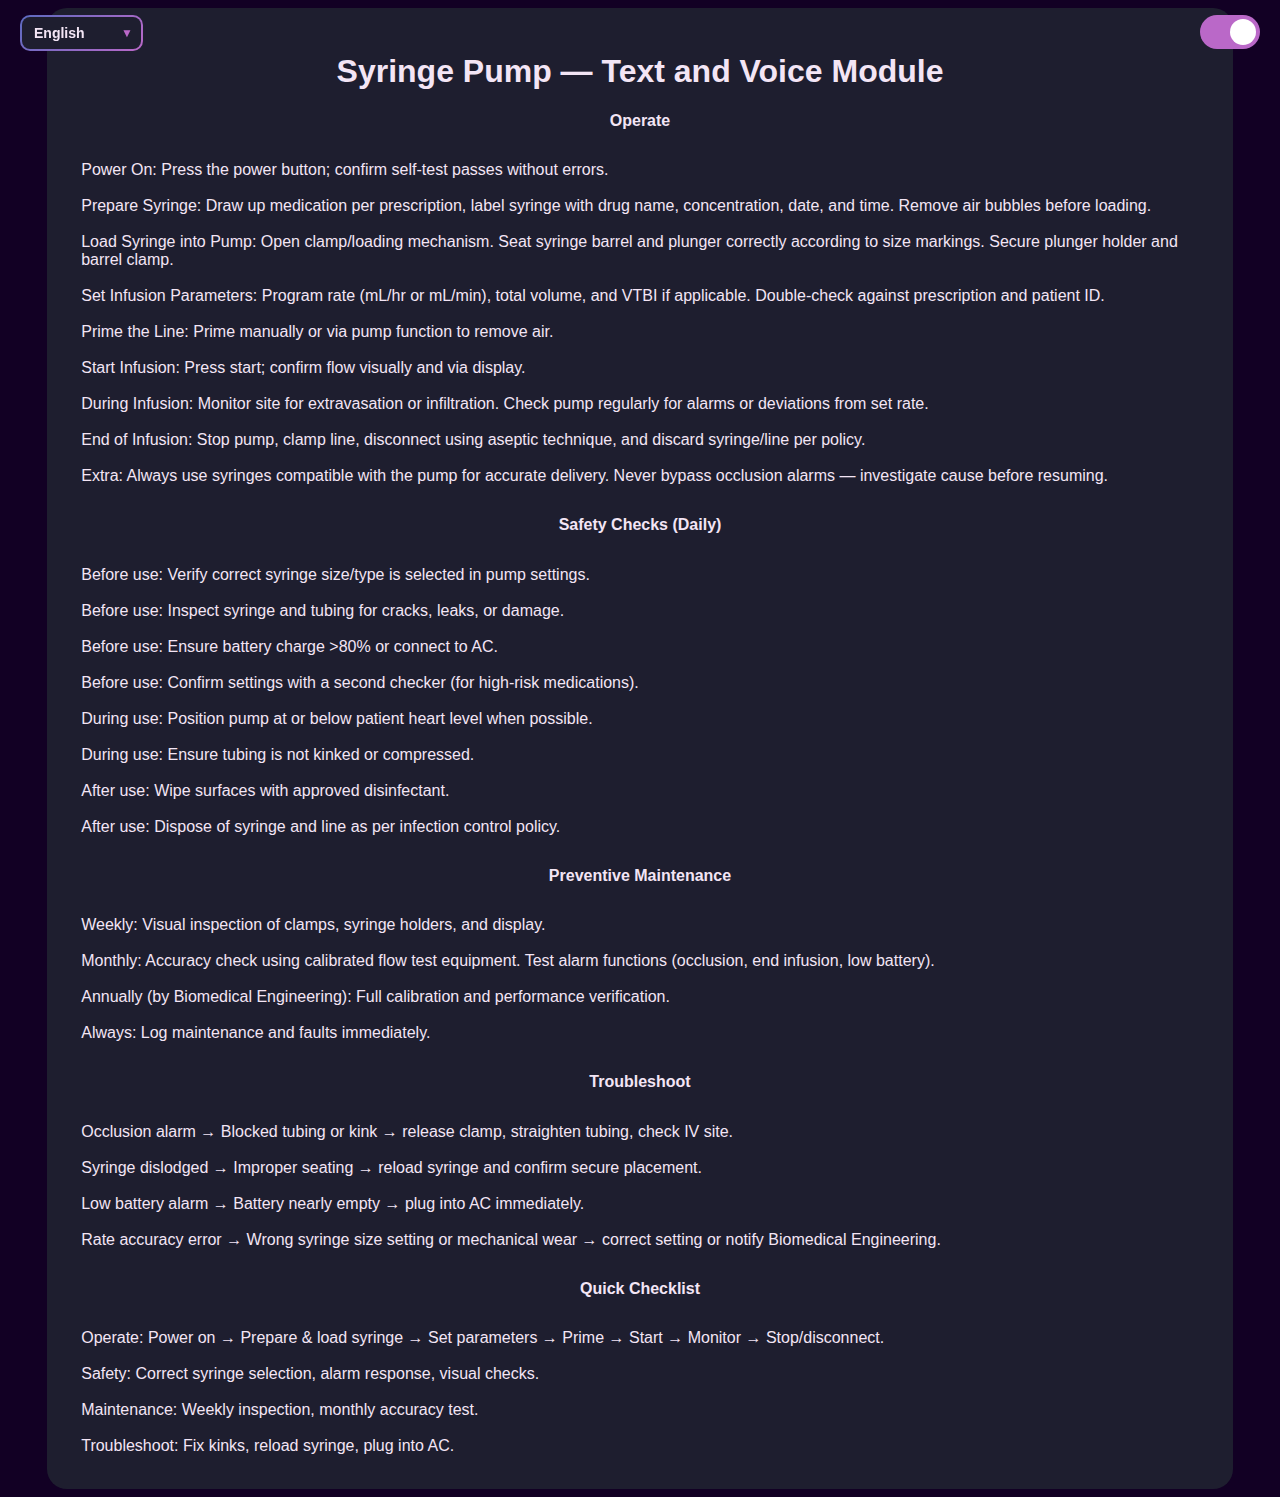
<file: syringe_pump.html>
<!DOCTYPE html>
<html>
  <head>
    <title>Syringe Pump and Voice</title>
    <meta charset="UTF-8">
    <meta name="viewport" content="width=device-width, initial-scale=1.0">
    <style>
      body {
        background-color: #f5f5ff;
        color: #1a237e;
        transition: background 0.4s, color 0.4s;
        font-family: Arial, sans-serif;
      }
      .card {
        width: 90%;
        border-radius: 20px;
        padding: 20px;
        background: #fff;
        position: relative;
        border: 4px solid transparent;
        background-clip: padding-box;
        text-align: left;
      }
      .card::before {
        content: "";
        position: absolute;
        inset: 0;
        border-radius: inherit;
        padding: 4px;
        background: linear-gradient(135deg, #42a5f5, #ab47bc);
        -webkit-mask: linear-gradient(#fff 0 0) content-box, linear-gradient(#fff 0 0);
        -webkit-mask-composite: xor;
        mask-composite: exclude;
        z-index: -1;
      }
      h1, h4 { text-align: center; }
      p { text-align: left; padding: 10px; margin: 0; }

      /* Dark mode */
      body.dark { background-color: #120024; color: #f3e5f5; }
      body.dark .card { background: #1e1e2f; color: #f3e5f5; }
      body.dark .card::before { background: linear-gradient(135deg, #5c6bc0, #ba68c8); }

      /* Dark-mode toggle */
      .switch {
        position: fixed;
        top: 15px;
        right: 20px;
        width: 60px; height: 34px;
        z-index: 1000;
      }
      .switch input { display: none; }
      .slider {
        position: absolute;
        inset: 0;
        cursor: pointer;
        background-color: #90caf9;
        transition: 0.4s;
        border-radius: 34px;
      }
      .slider:before {
        content: "";
        position: absolute;
        height: 26px; width: 26px;
        left: 4px; bottom: 4px;
        background-color: white;
        transition: 0.4s;
        border-radius: 50%;
      }
      input:checked + .slider { background-color: #ba68c8; }
      input:checked + .slider:before { transform: translateX(26px); }

      /* Language dropdown wrapper + custom arrow */
      .language-select-wrapper {
        position: fixed;
        top: 15px;
        left: 20px;
        z-index: 1000;
        display: inline-block;
      }
      .language-select-wrapper::after {
        content: "▼";
        position: absolute;
        right: 10px;
        top: 50%;
        transform: translateY(-50%);
        pointer-events: none;
        color: #ab47bc;
        font-size: 12px;
      }
      body.dark .language-select-wrapper::after { color: #ba68c8; }

      /* Styled language dropdown */
      .language-select {
        padding: 8px 56px 8px 12px;
        font-size: 14px;
        font-weight: 600;
        border-radius: 10px;
        border: 2px solid transparent;
        background-color: #fff;
        color: #1a237e;
        cursor: pointer;
        outline: none;
        appearance: none;
        background-image: linear-gradient(#fff, #fff),
                          linear-gradient(135deg, #42a5f5, #ab47bc);
        background-origin: border-box;
        background-clip: padding-box, border-box;
      }
      .language-select:hover {
        background-image: linear-gradient(#f5f5ff, #f5f5ff),
                          linear-gradient(135deg, #42a5f5, #ab47bc);
      }
      body.dark .language-select {
        background-image: linear-gradient(#1e1e2f, #1e1e2f),
                          linear-gradient(135deg, #5c6bc0, #ba68c8);
        color: #f3e5f5;
      }
      body.dark .language-select:hover {
        background-image: linear-gradient(#2a2a3f, #2a2a3f),
                          linear-gradient(135deg, #5c6bc0, #ba68c8);
      }

      .lang { display: none; }

      /* Normalize option colors (light mode) */
      .language-select option {
        background-color: #ffffff;
        color: #1a237e;
      }
      .language-select option:hover,
      .language-select option:checked {
        background-color: #e8f0ff;
        color: #1a237e;
      }
      body.dark .language-select option {
        background-color: #1e1e2f;
        color: #f3e5f5;
      }
      body.dark .language-select option:hover,
      body.dark .language-select option:checked {
        background-color: #2a2a3f;
        color: #f3e5f5;
      }
      .language-select { color-scheme: light dark; }
    </style>
  </head>
  <body class="dark">
    <!-- Dark mode toggle -->
    <label class="switch">
      <input type="checkbox" id="modeToggle" checked>
      <span class="slider"></span>
    </label>

    <!-- Language selector -->
    <div class="language-select-wrapper">
      <select id="languageSelect" class="language-select">
        <option value="English">English</option>
        <option value="Sinhala">Sinhala</option>
        <option value="Tamil">Tamil</option>
      </select>
    </div>

    <center>
      <div class="card">
        <h1>Syringe Pump — Text and Voice Module</h1>
        <h4>Operate</h4>
<p>
  <span class="lang English">Power On: Press the power button; confirm self-test passes without errors.</span>
<span class="lang Sinhala">Power button ඔබා Power on කරන්න; self-test දෝෂ රහිතව සම්පූර්ණවී ඇති බව තහවුරු කරන්න.</span>
<span class="lang Tamil">Power button அழுத்தி on செய்யவும்; self-test பிழையின்றி முடிந்ததை உறுதிப்படுத்தவும்.</span><br><br>
  <span class="lang English">Prepare Syringe: Draw up medication per prescription, label syringe with drug name, concentration, date, and time. Remove air bubbles before loading.</span>
<span class="lang Sinhala">Syringe සූදානම් කිරීම: Prescription අනුව ඖෂධය syringe එකට ඇදගන්න; drug name, concentration, date, time ලේබල මත සඳහන් කරන්න. Load කිරීමට පෙර air bubbles ඉවත් කරන්න.</span>
<span class="lang Tamil">Syringe தயாரிப்பு: Prescription படி மருந்தை syringe இல் எடுக்கவும்; drug name, concentration, date, time லேபலில் எழுதவும். Load செய்வதற்கு முன் air bubbles ஐ நீக்கவும்.</span><br><br>
  <span class="lang English">Load Syringe into Pump: Open clamp/loading mechanism. Seat syringe barrel and plunger correctly according to size markings. Secure plunger holder and barrel clamp.</span>
<span class="lang Sinhala">Syringe Pump වෙත load කිරීම: Clamp/ loading mechanism විවෘත කරන්න. Size markings අනුව syringe barrel සහ plunger නිවැරදිව seat කරන්න. Plunger holder සහ barrel clamp සුරක්ෂිතව තබන්න.</span>
<span class="lang Tamil">Syringe Pump இல் load செய்வது: Clamp/ loading mechanism ஐ திறக்கவும். Size markings படி syringe barrel மற்றும் plunger ஐ சரியாக seat செய்யவும். Plunger holder மற்றும் barrel clamp ஐ உறுதியாக fix செய்யவும்.</span><br><br>
  <span class="lang English">Set Infusion Parameters: Program rate (mL/hr or mL/min), total volume, and VTBI if applicable. Double-check against prescription and patient ID.</span>
<span class="lang Sinhala">Infusion parameters සකස් කිරීම: Rate (mL/hr හෝ mL/min), total volume, සහ අවශ්‍ය නම් VTBI සකස් කරන්න. Prescription හා patient ID යටතේ දෙවරක් පරීක්ෂා කරන්න.</span>
<span class="lang Tamil">Infusion parameters அமைத்தல்: Rate (mL/hr அல்லது mL/min), total volume, மற்றும் தேவையெனில் VTBI ஐ அமைக்கவும். Prescription மற்றும் patient ID க்கு எதிராக இரண்டு முறை சரிபார்க்கவும்.</span><br><br>
  <span class="lang English">Prime the Line: Prime manually or via pump function to remove air.</span>
<span class="lang Sinhala">Line prime කරන්න: Manual හෝ pump function භාවිතා කර air ඉවත් කරන්න.</span>
<span class="lang Tamil">Line ஐ prime செய்யவும்: Manual அல்லது pump function மூலம் air ஐ நீக்கவும்.</span><br><br>
  <span class="lang English">Start Infusion: Press start; confirm flow visually and via display.</span>
<span class="lang Sinhala">Infusion ආරම්භ කරන්න: Start ඔබන්න; display මගින්ද දෘශ්‍යවද flow තහවුරු කරන්න.</span>
<span class="lang Tamil">Infusion தொடங்கு: Start ஐ அழுத்தவும்; display மற்றும் கண்ணால் flow ஐ உறுதி செய்யவும்.</span><br><br>
  <span class="lang English">During Infusion: Monitor site for extravasation or infiltration. Check pump regularly for alarms or deviations from set rate.</span>
<span class="lang Sinhala">Infusion අතර: IV site extravasation/ infiltration සඳහා නිරීක්ෂණය කරන්න. Pump alarms හෝ set rate එකින් වැරදිව යන බව සඳහා නිතර පරීක්ෂා කරන්න.</span>
<span class="lang Tamil">Infusion நடக்கும் போது: IV site இல் extravasation/ infiltration உள்ளது என்பதை கவனிக்கவும். Pump alarms அல்லது set rate மாற்றங்கள் உள்ளதா என்று அடிக்கடி பார்க்கவும்.</span><br><br>
  <span class="lang English">End of Infusion: Stop pump, clamp line, disconnect using aseptic technique, and discard syringe/line per policy.</span>
<span class="lang Sinhala">Infusion අවසානයේ: Pump stop කර line clamp කරන්න; aseptic technique අනුව disconnect කර, policy අනුව syringe/line ඉවත දමන්න.</span>
<span class="lang Tamil">Infusion முடிவில்: Pump ஐ stop செய்து line ஐ clamp செய்யவும்; aseptic technique படி disconnect செய்து policy படி syringe/line ஐ கைவிடவும்.</span><br><br>
  <span class="lang English">Extra: Always use syringes compatible with the pump for accurate delivery. Never bypass occlusion alarms — investigate cause before resuming.</span>
<span class="lang Sinhala">අමතර: නිවැරදි delivery සඳහා pump compatible syringes පමණක් භාවිතා කරන්න. Occlusion alarms කිසිවිටෙක bypass නොකරන්න — නැවත ආරම්භ කිරීමට පෙර හේතුව පරීක්ෂා කරන්න.</span>
<span class="lang Tamil">கூடுதல்: துல்லியமான delivery க்காக pump compatible syringes மட்டுமே பயன்படுத்தவும். Occlusion alarms ஐ ஒருபோதும் bypass செய்ய வேண்டாம் — மீண்டும் தொடங்குவதற்கு முன் காரணத்தை ஆய்வு செய்யவும்.</span>
</p>
<h4>Safety Checks (Daily)</h4>
<p>
  <span class="lang English">Before use: Verify correct syringe size/type is selected in pump settings.</span>
<span class="lang Sinhala">භාවිතයට පෙර: Pump settings තුළ නිවැරදි syringe size/type තේරී ඇතිද තහවුරු කරන්න.</span>
<span class="lang Tamil">பயன்பாட்டிற்கு முன்: Pump settings இல் சரியான syringe size/type தேர்வு செய்துள்ளீர்களா உறுதி செய்யவும்.</span><br><br>
  <span class="lang English">Before use: Inspect syringe and tubing for cracks, leaks, or damage.</span>
<span class="lang Sinhala">භාවිතයට පෙර: Syringe සහ tubing හි කැඳවීම්, කාන්දු වීම, හානිය ඇත්නම් පරීක්ෂා කරන්න.</span>
<span class="lang Tamil">பயன்பாட்டிற்கு முன்: Syringe மற்றும் tubing இல் பிளவுகள், கசிவு, சேதம் உள்ளதா பாருங்கள்.</span><br><br>
  <span class="lang English">Before use: Ensure battery charge >80% or connect to AC.</span>
<span class="lang Sinhala">භාවිතයට පෙර: Battery charge >80% ද, නැත්නම් AC සම්බන්ධ කර තිබේදැයි බලන්න.</span>
<span class="lang Tamil">பயன்பாட்டிற்கு முன்: Battery charge >80% அல்லது AC இணைக்கப்பட்டுள்ளதா பாருங்கள்.</span><br><br>
  <span class="lang English">Before use: Confirm settings with a second checker (for high-risk medications).</span>
<span class="lang Sinhala">භාවිතයට පෙර: (High‑risk medications සඳහා) දෙවන පරීක්ෂකයෙකු සමඟ settings තහවුරු කරන්න.</span>
<span class="lang Tamil">பயன்பாட்டிற்கு முன்: (High‑risk medications க்கு) இரண்டாம் checker உடன் settings ஐ உறுதி செய்யவும்.</span><br><br>
  <span class="lang English">During use: Position pump at or below patient heart level when possible.</span>
<span class="lang Sinhala">භාවිතයේදී: හැකි විට pump රෝගියාගේ හෘද මට්ටමට හෝ එයට වඩා පහළ පදවන්න.</span>
<span class="lang Tamil">பயன்பாட்டின் போது: இயன்றால் pump ஐ நோயாளியின் இதய மட்டத்தில் அல்லது அதற்குக் கீழே வைக்கவும்.</span><br><br>
  <span class="lang English">During use: Ensure tubing is not kinked or compressed.</span>
<span class="lang Sinhala">භාවිතය අතරතුර: නළය ඇඹරී හෝ සම්පීඩනය වී නොමැති බවට වග බලා ගන්න.
</span>
<span class="lang Tamil">பயன்பாட்டின் போது: Tubing kink ஆகவோ அழுத்தப்படவோ இல்லாததை உறுதி செய்யவும்.</span><br><br>
  <span class="lang English">After use: Wipe surfaces with approved disinfectant.</span>
<span class="lang Sinhala">භාවිතයෙන් පසු: අනුමත disinfectant භාවිතයෙන් මතුපිට පිස දමන්න.</span>
<span class="lang Tamil">பயன்பாட்டிற்குப் பின்: அங்கீகரிக்கப்பட்ட disinfectant கொண்டு மேற்பரப்புகளைத் துடைக்கவும்.</span><br><br>
  <span class="lang English">After use: Dispose of syringe and line as per infection control policy.</span>
<span class="lang Sinhala">භාවිතයෙන් පසු: Infection control policy අනුව syringe සහ line ඉවත දමන්න.</span>
<span class="lang Tamil">பயன்பாட்டிற்கு பின்: Infection control policy படி syringe மற்றும் line ஐ கைவிடவும்.</span>
</p>
<h4>Preventive Maintenance</h4>
<p>
  <span class="lang English">Weekly: Visual inspection of clamps, syringe holders, and display.</span>
<span class="lang Sinhala">සතිපතා: Clamps, syringe holders, display සඳහා දෘශ්‍ය පරීක්ෂාව කරන්න.</span>
<span class="lang Tamil">வாரந்தோறும்: Clamps, syringe holders, display க்கு visual inspection செய்யவும்.</span><br><br>
  <span class="lang English">Monthly: Accuracy check using calibrated flow test equipment. Test alarm functions (occlusion, end infusion, low battery).</span>
<span class="lang Sinhala">මාසිකව: Calibrated flow test equipment භාවිතයෙන් accuracy check කරන්න. Alarm functions (occlusion, end infusion, low battery) පරීක්ෂා කරන්න.</span>
<span class="lang Tamil">மாதந்தோறும்: Calibrated flow test equipment கொண்டு accuracy check செய்யவும். Alarm functions (occlusion, end infusion, low battery) ஐச் சோதிக்கவும்.</span><br><br>
  <span class="lang English">Annually (by Biomedical Engineering): Full calibration and performance verification.</span>
<span class="lang Sinhala">වාර්ෂිකව (Biomedical Engineering විසින්): සම්පූර්ණ calibration හා performance verification සිදු කර ගන්න.</span>
<span class="lang Tamil">ஆண்டுதோறும் (Biomedical Engineering): முழு calibration மற்றும் performance verification செய்யவும்.</span><br><br>
  <span class="lang English">Always: Log maintenance and faults immediately.</span>
<span class="lang Sinhala">සැමවිටම: Maintenance සහ faults වහාම logbook එක ලියා තබන්න.</span>
<span class="lang Tamil">எப்போதும்: Maintenance மற்றும் faults ஐ உடனடியாக logbook இல் பதிவு செய்யவும்.</span>
</p>
<h4>Troubleshoot</h4>
<p>
  <span class="lang English">Occlusion alarm → Blocked tubing or kink → release clamp, straighten tubing, check IV site.</span>
<span class="lang Sinhala">Occlusion alarm → අවහිර වූ නල හෝ  kink → clamp නිදහස් කර නල කෙළින් කරන්න, IV site පරීක්ෂා කරන්න.</span>
<span class="lang Tamil">Occlusion alarm → Tubing அடைப்பு/ kink → clamp ஐ விடுவித்து tubing ஐ நேராக செய்து IV site ஐப் பார்க்கவும்.</span><br><br>
  <span class="lang English">Syringe dislodged → Improper seating → reload syringe and confirm secure placement.</span>
<span class="lang Sinhala">Syringe dislodged → නිසි ලෙස seat නොවීම → syringe නැවත load කර සුරක්ෂිතව තිබේදැයි තහවුරු කරන්න.</span>
<span class="lang Tamil">Syringe dislodged → சரியாக seat செய்யாதது → syringe ஐ மீண்டும் load செய்து உறுதியாக இருக்கிறதா உறுதி செய்யவும்.</span><br><br>
  <span class="lang English">Low battery alarm → Battery nearly empty → plug into AC immediately.</span>
<span class="lang Sinhala">Low battery alarm → Battery අවසාන වීමට ළඟායි → ඉක්මනින් AC power සම්බන්ධ කරන්න.</span>
<span class="lang Tamil">Low battery alarm → Battery கிட்டத்தட்ட காலியாக உள்ளது → உடனடியாக AC ஐ இணைக்கவும்.</span><br><br>
  <span class="lang English">Rate accuracy error → Wrong syringe size setting or mechanical wear → correct setting or notify Biomedical Engineering.</span>
<span class="lang Sinhala">Rate accuracy error → වැරදි syringe size setting හෝ mechanical wear → setting නිවැරදි කර නැත්නම් Biomedical Engineering දැනුම් දෙන්න.</span>
<span class="lang Tamil">Rate accuracy error → தவறான syringe size setting அல்லது mechanical wear → setting ஐத் திருத்தவும் அல்லது Biomedical Engineering க்கு அறிவிக்கவும்.</span>
</p>
<h4>Quick Checklist</h4>
<p>
  <span class="lang English">Operate: Power on → Prepare & load syringe → Set parameters → Prime → Start → Monitor → Stop/disconnect.</span>
<span class="lang Sinhala">Operate: Power on → Syringe සූදානම්/ load → Set parameters → Prime → Start → Monitor → Stop/ disconnect.</span>
<span class="lang Tamil">Operate: Power on → Syringe தயாரிப்பு/ load → Set parameters → Prime → Start → Monitor → Stop/ disconnect.</span><br><br>
  <span class="lang English">Safety: Correct syringe selection, alarm response, visual checks.</span>
<span class="lang Sinhala">Safety: නිවැරදි syringe තේරීම, alarms ට වහා ප්‍රතිචාර, දෘශ්‍ය පරීක්ෂාවන්.</span>
<span class="lang Tamil">Safety: சரியான syringe தேர்வு, alarms க்கு உடனடி பதில், visual checks.</span><br><br>
  <span class="lang English">Maintenance: Weekly inspection, monthly accuracy test.</span>
<span class="lang Sinhala">Maintenance: සතිපතා inspection, මාසික accuracy test.</span>
<span class="lang Tamil">Maintenance: வாராந்திர inspection, மாதாந்திர accuracy test.</span><br><br>
  <span class="lang English">Troubleshoot: Fix kinks, reload syringe, plug into AC.</span>
<span class="lang Sinhala">Troubleshoot: Kink නිවැරදි කිරීම, syringe නැවත load කිරීම, AC සම්බන්ධ කිරීම.</span>
<span class="lang Tamil">Troubleshoot: Kink சரிசெய்தல், syringe மீண்டும் load செய்தல், AC இணைத்தல்.</span>
</p>

      </div>
    </center>

    <script>
      // Dark mode toggle
      const toggle = document.getElementById('modeToggle');
      toggle.addEventListener('change', () => {
        document.body.classList.toggle('dark', toggle.checked);
      });

      // Language selector
      const languageSelect = document.getElementById('languageSelect');
      const allLangs = () => document.querySelectorAll('.lang');
      function updateLanguage() {
        const selected = languageSelect.value;
        allLangs().forEach(el => {
          el.style.display = el.classList.contains(selected) ? 'inline' : 'none';
        });
      }
      languageSelect.addEventListener('change', updateLanguage);
      updateLanguage(); // show English by default
    </script>
  </body>
</html>
</file>
